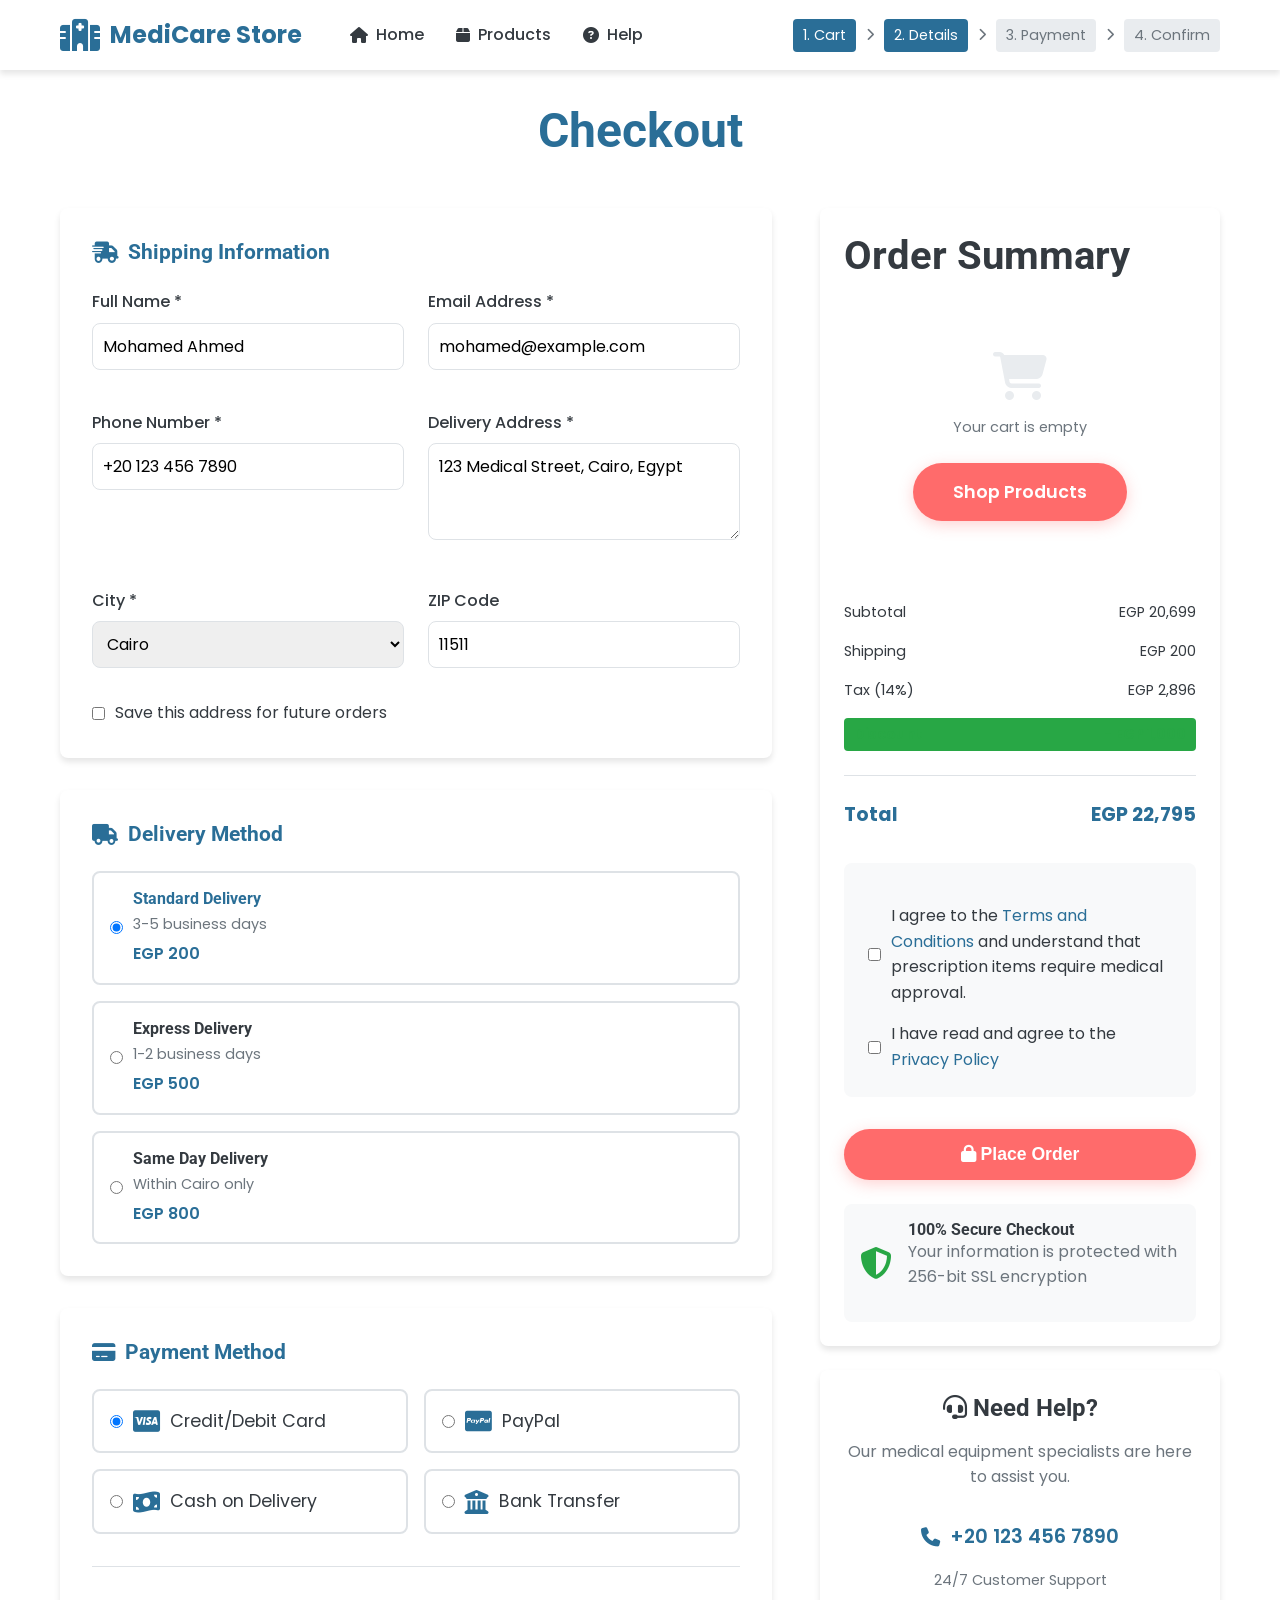
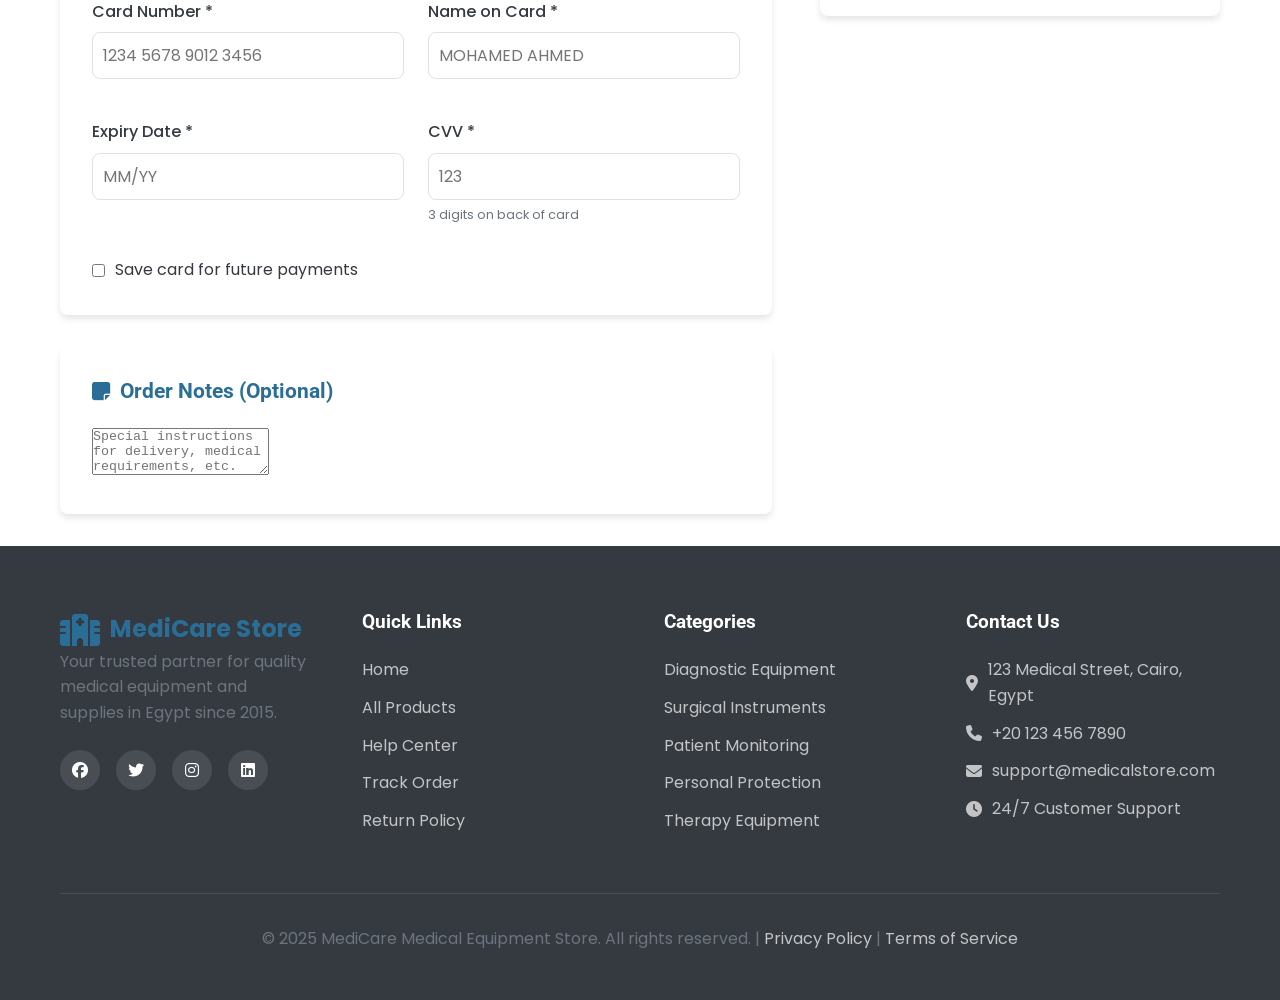
<file: SF/checkout.html>
<!DOCTYPE html>
<html lang="en">
<head>
    <meta charset="UTF-8">
    <meta name="viewport" content="width=device-width, initial-scale=1.0">
    <title>Checkout - MediCare Store</title>
    <link rel="stylesheet" href="style.css">
    <link rel="stylesheet" href="https://cdnjs.cloudflare.com/ajax/libs/font-awesome/6.4.0/css/all.min.css">
    <link href="https://fonts.googleapis.com/css2?family=Poppins:wght@300;400;500;600;700&family=Roboto:wght@300;400;500;700&display=swap" rel="stylesheet">
</head>
<body>
    <!-- Header -->
    <header class="header">
        <div class="container">
            <nav class="navbar">
                <a href="index.html" class="logo">
                    <i class="fas fa-hospital-alt"></i>
                    <span>MediCare Store</span>
                </a>
                
                <div class="nav-menu">
                    <ul class="nav-links">
                        <li><a href="index.html"><i class="fas fa-home"></i> Home</a></li>
                        <li><a href="products.html"><i class="fas fa-box"></i> Products</a></li>
                        <li><a href="help.html"><i class="fas fa-question-circle"></i> Help</a></li>
                    </ul>
                </div>
                
                <div class="nav-actions">
                    <div class="checkout-progress">
                        <span class="step active">1. Cart</span>
                        <i class="fas fa-chevron-right"></i>
                        <span class="step active">2. Details</span>
                        <i class="fas fa-chevron-right"></i>
                        <span class="step">3. Payment</span>
                        <i class="fas fa-chevron-right"></i>
                        <span class="step">4. Confirm</span>
                    </div>
                </div>
            </nav>
        </div>
    </header>

    <!-- Checkout Section -->
    <section class="checkout-section">
        <div class="container">
            <h1 class="page-title">Checkout</h1>
            
            <div class="checkout-layout">
                <!-- Left Column - Forms -->
                <div class="checkout-forms">
                    <!-- Shipping Information -->
                    <div class="checkout-form-section">
                        <h2><i class="fas fa-shipping-fast"></i> Shipping Information</h2>
                        
                        <div class="form-grid">
                            <div class="form-group">
                                <label for="fullName">Full Name *</label>
                                <input type="text" id="fullName" value="Mohamed Ahmed" required>
                            </div>
                            
                            <div class="form-group">
                                <label for="email">Email Address *</label>
                                <input type="email" id="email" value="mohamed@example.com" required>
                            </div>
                            
                            <div class="form-group">
                                <label for="phone">Phone Number *</label>
                                <input type="tel" id="phone" value="+20 123 456 7890" required>
                            </div>
                            
                            <div class="form-group">
                                <label for="address">Delivery Address *</label>
                                <textarea id="address" rows="3" required>123 Medical Street, Cairo, Egypt</textarea>
                            </div>
                            
                            <div class="form-group">
                                <label for="city">City *</label>
                                <select id="city" required>
                                    <option value="">Select City</option>
                                    <option value="cairo" selected>Cairo</option>
                                    <option value="alexandria">Alexandria</option>
                                    <option value="giza">Giza</option>
                                    <option value="sharqia">Sharqia</option>
                                    <option value="dakahlia">Dakahlia</option>
                                </select>
                            </div>
                            
                            <div class="form-group">
                                <label for="zip">ZIP Code</label>
                                <input type="text" id="zip" value="11511">
                            </div>
                        </div>
                        
                        <div class="form-check">
                            <input type="checkbox" id="saveAddress">
                            <label for="saveAddress">Save this address for future orders</label>
                        </div>
                    </div>
                    
                    <!-- Delivery Method -->
                    <div class="checkout-form-section">
                        <h2><i class="fas fa-truck"></i> Delivery Method</h2>
                        
                        <div class="delivery-options">
                            <label class="delivery-option">
                                <input type="radio" name="delivery" checked>
                                <div class="option-content">
                                    <h4>Standard Delivery</h4>
                                    <p>3-5 business days</p>
                                    <span class="price">EGP 200</span>
                                </div>
                            </label>
                            
                            <label class="delivery-option">
                                <input type="radio" name="delivery">
                                <div class="option-content">
                                    <h4>Express Delivery</h4>
                                    <p>1-2 business days</p>
                                    <span class="price">EGP 500</span>
                                </div>
                            </label>
                            
                            <label class="delivery-option">
                                <input type="radio" name="delivery">
                                <div class="option-content">
                                    <h4>Same Day Delivery</h4>
                                    <p>Within Cairo only</p>
                                    <span class="price">EGP 800</span>
                                </div>
                            </label>
                        </div>
                    </div>
                    
                    <!-- Payment Method -->
                    <div class="checkout-form-section">
                        <h2><i class="fas fa-credit-card"></i> Payment Method</h2>
                        
                        <div class="payment-options">
                            <label class="payment-option">
                                <input type="radio" name="payment" checked>
                                <div class="option-content">
                                    <i class="fab fa-cc-visa"></i>
                                    <span>Credit/Debit Card</span>
                                </div>
                            </label>
                            
                            <label class="payment-option">
                                <input type="radio" name="payment">
                                <div class="option-content">
                                    <i class="fab fa-cc-paypal"></i>
                                    <span>PayPal</span>
                                </div>
                            </label>
                            
                            <label class="payment-option">
                                <input type="radio" name="payment">
                                <div class="option-content">
                                    <i class="fas fa-money-bill-wave"></i>
                                    <span>Cash on Delivery</span>
                                </div>
                            </label>
                            
                            <label class="payment-option">
                                <input type="radio" name="payment">
                                <div class="option-content">
                                    <i class="fas fa-university"></i>
                                    <span>Bank Transfer</span>
                                </div>
                            </label>
                        </div>
                        
                        <!-- Card Details (shown when credit card is selected) -->
                        <div class="card-details" id="cardDetails">
                            <div class="form-grid">
                                <div class="form-group">
                                    <label for="cardNumber">Card Number *</label>
                                    <input type="text" id="cardNumber" placeholder="1234 5678 9012 3456" maxlength="19">
                                </div>
                                
                                <div class="form-group">
                                    <label for="cardName">Name on Card *</label>
                                    <input type="text" id="cardName" placeholder="MOHAMED AHMED">
                                </div>
                                
                                <div class="form-group">
                                    <label for="expiryDate">Expiry Date *</label>
                                    <input type="text" id="expiryDate" placeholder="MM/YY" maxlength="5">
                                </div>
                                
                                <div class="form-group">
                                    <label for="cvv">CVV *</label>
                                    <input type="text" id="cvv" placeholder="123" maxlength="3">
                                    <small class="help-text">3 digits on back of card</small>
                                </div>
                            </div>
                            
                            <div class="form-check">
                                <input type="checkbox" id="saveCard">
                                <label for="saveCard">Save card for future payments</label>
                            </div>
                        </div>
                    </div>
                    
                    <!-- Order Notes -->
                    <div class="checkout-form-section">
                        <h2><i class="fas fa-sticky-note"></i> Order Notes (Optional)</h2>
                        <textarea id="orderNotes" rows="3" placeholder="Special instructions for delivery, medical requirements, etc."></textarea>
                    </div>
                </div>
                
                <!-- Right Column - Order Summary -->
                <div class="order-summary">
                    <div class="summary-card">
                        <h2>Order Summary</h2>
                        
                        <div class="order-items">
                            <div class="order-item">
                                <div class="item-info">
                                    <h4>Digital Blood Pressure Monitor</h4>
                                    <span>Qty: 1</span>
                                </div>
                                <div class="item-price">EGP 1,299</div>
                            </div>
                            
                            <div class="order-item">
                                <div class="item-info">
                                    <h4>Infrared Digital Thermometer</h4>
                                    <span>Qty: 2</span>
                                </div>
                                <div class="item-price">EGP 900</div>
                            </div>
                            
                            <div class="order-item">
                                <div class="item-info">
                                    <h4>Portable Oxygen Concentrator</h4>
                                    <span>Qty: 1 <small>(Prescription Required)</small></span>
                                </div>
                                <div class="item-price">EGP 18,500</div>
                            </div>
                        </div>
                        
                        <div class="summary-details">
                            <div class="summary-row">
                                <span>Subtotal</span>
                                <span>EGP 20,699</span>
                            </div>
                            
                            <div class="summary-row">
                                <span>Shipping</span>
                                <span>EGP 200</span>
                            </div>
                            
                            <div class="summary-row">
                                <span>Tax (14%)</span>
                                <span>EGP 2,896</span>
                            </div>
                            
                            <div class="summary-row discount">
                                <span>Discount</span>
                                <span>- EGP 1,000</span>
                            </div>
                            
                            <div class="summary-divider"></div>
                            
                            <div class="summary-row total">
                                <span>Total</span>
                                <span>EGP 22,795</span>
                            </div>
                        </div>
                        
                        <!-- Terms and Conditions -->
                        <div class="terms">
                            <div class="form-check">
                                <input type="checkbox" id="terms" required>
                                <label for="terms">
                                    I agree to the <a href="#">Terms and Conditions</a> and understand that prescription items require medical approval.
                                </label>
                            </div>
                            
                            <div class="form-check">
                                <input type="checkbox" id="privacy" required>
                                <label for="privacy">
                                    I have read and agree to the <a href="#">Privacy Policy</a>
                                </label>
                            </div>
                        </div>
                        
                        <!-- Place Order Button -->
                        <button class="btn btn-primary btn-block place-order">
                            <i class="fas fa-lock"></i> Place Order
                        </button>
                        
                        <!-- Security Guarantee -->
                        <div class="security-guarantee">
                            <i class="fas fa-shield-alt"></i>
                            <div>
                                <h4>100% Secure Checkout</h4>
                                <p>Your information is protected with 256-bit SSL encryption</p>
                            </div>
                        </div>
                    </div>
                    
                    <!-- Need Help -->
                    <div class="help-card">
                        <h3><i class="fas fa-headset"></i> Need Help?</h3>
                        <p>Our medical equipment specialists are here to assist you.</p>
                        <a href="tel:+201234567890" class="phone-link">
                            <i class="fas fa-phone"></i> +20 123 456 7890
                        </a>
                        <p class="hours">24/7 Customer Support</p>
                    </div>
                </div>
            </div>
        </div>
    </section>

    <!-- Footer -->
    <footer class="footer">
        <div class="container">
            <div class="footer-grid">
                <div class="footer-col">
                    <div class="logo">
                        <i class="fas fa-hospital-alt"></i>
                        <span>MediCare Store</span>
                    </div>
                    <p>Your trusted partner for quality medical equipment and supplies in Egypt since 2015.</p>
                    <div class="social-links">
                        <a href="#"><i class="fab fa-facebook"></i></a>
                        <a href="#"><i class="fab fa-twitter"></i></a>
                        <a href="#"><i class="fab fa-instagram"></i></a>
                        <a href="#"><i class="fab fa-linkedin"></i></a>
                    </div>
                </div>
                
                <div class="footer-col">
                    <h3>Quick Links</h3>
                    <ul>
                        <li><a href="index.html">Home</a></li>
                        <li><a href="products.html">All Products</a></li>
                        <li><a href="help.html">Help Center</a></li>
                        <li><a href="#">Track Order</a></li>
                        <li><a href="#">Return Policy</a></li>
                    </ul>
                </div>
                
                <div class="footer-col">
                    <h3>Categories</h3>
                    <ul>
                        <li><a href="#">Diagnostic Equipment</a></li>
                        <li><a href="#">Surgical Instruments</a></li>
                        <li><a href="#">Patient Monitoring</a></li>
                        <li><a href="#">Personal Protection</a></li>
                        <li><a href="#">Therapy Equipment</a></li>
                    </ul>
                </div>
                
                <div class="footer-col">
                    <h3>Contact Us</h3>
                    <ul class="contact-info">
                        <li><i class="fas fa-map-marker-alt"></i> 123 Medical Street, Cairo, Egypt</li>
                        <li><i class="fas fa-phone"></i> +20 123 456 7890</li>
                        <li><i class="fas fa-envelope"></i> support@medicalstore.com</li>
                        <li><i class="fas fa-clock"></i> 24/7 Customer Support</li>
                    </ul>
                </div>
            </div>
            
            <div class="footer-bottom">
                <p>&copy; 2025 MediCare Medical Equipment Store. All rights reserved. | <a href="#">Privacy Policy</a> | <a href="#">Terms of Service</a></p>
            </div>
        </div>
    </footer>

    <!-- Order Confirmation Modal -->
    <div class="modal" id="orderConfirmation">
        <div class="modal-content">
            <div class="modal-header">
                <h3><i class="fas fa-check-circle"></i> Order Confirmed!</h3>
            </div>
            <div class="modal-body">
                <div class="confirmation-content">
                    <div class="confirmation-icon">
                        <i class="fas fa-check-circle"></i>
                    </div>
                    
                    <h4>Thank you for your order!</h4>
                    <p>Your order has been received and is being processed.</p>
                    
                    <div class="order-details">
                        <div class="detail-row">
                            <span>Order Number:</span>
                            <strong>#MED20250001</strong>
                        </div>
                        <div class="detail-row">
                            <span>Order Date:</span>
                            <strong>December 20, 2025</strong>
                        </div>
                        <div class="detail-row">
                            <span>Total Amount:</span>
                            <strong>EGP 22,795</strong>
                        </div>
                        <div class="detail-row">
                            <span>Payment Method:</span>
                            <strong>Credit Card</strong>
                        </div>
                        <div class="detail-row">
                            <span>Estimated Delivery:</span>
                            <strong>December 23, 2025</strong>
                        </div>
                    </div>
                    
                    <div class="confirmation-actions">
                        <a href="index.html" class="btn btn-outline">Continue Shopping</a>
                        <a href="profile.html" class="btn btn-primary">View Order Details</a>
                    </div>
                    
                    <div class="confirmation-note">
                        <p><i class="fas fa-envelope"></i> A confirmation email has been sent to your email address.</p>
                        <p><i class="fas fa-phone"></i> Our team will contact you for prescription verification if required.</p>
                    </div>
                </div>
            </div>
        </div>
    </div>
    <div class="modal-overlay"></div>

    <script src="app.js"></script>
    <script src="checkout.js"></script>
</body>
</html>
</file>
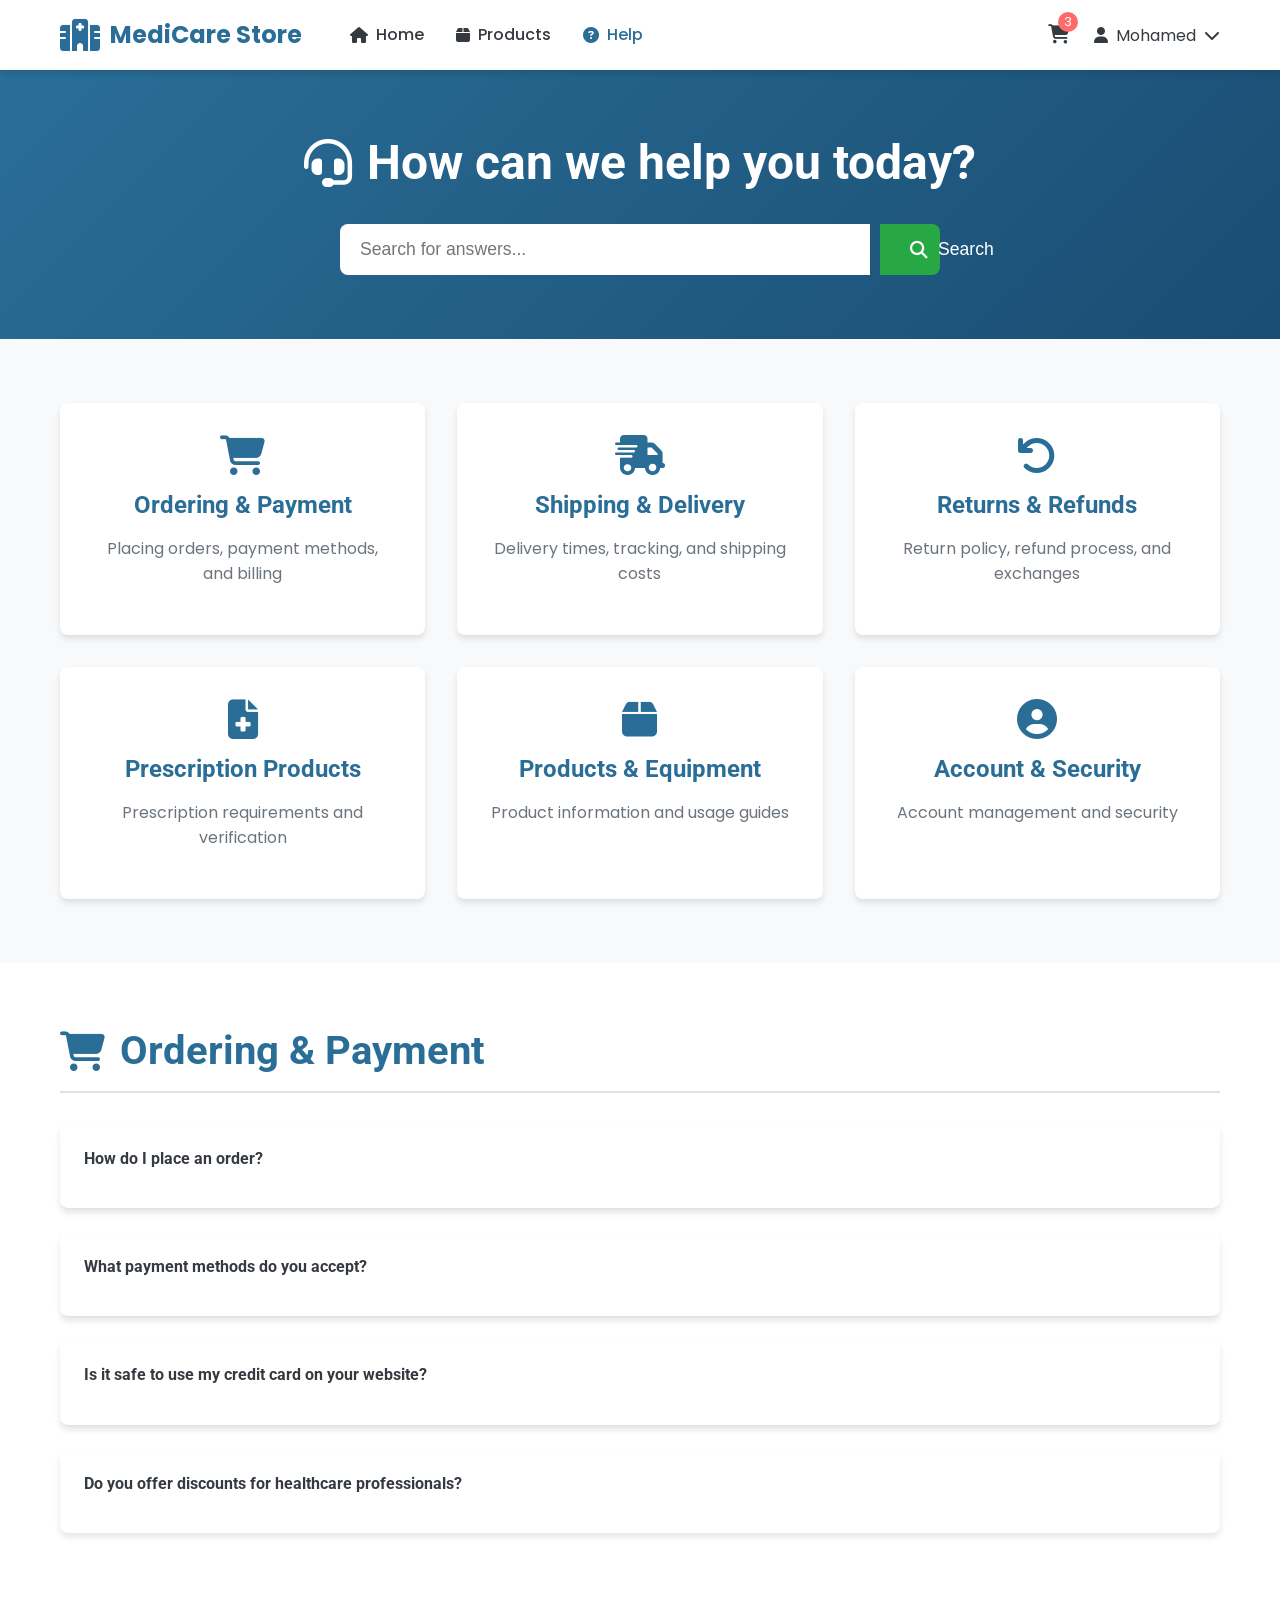
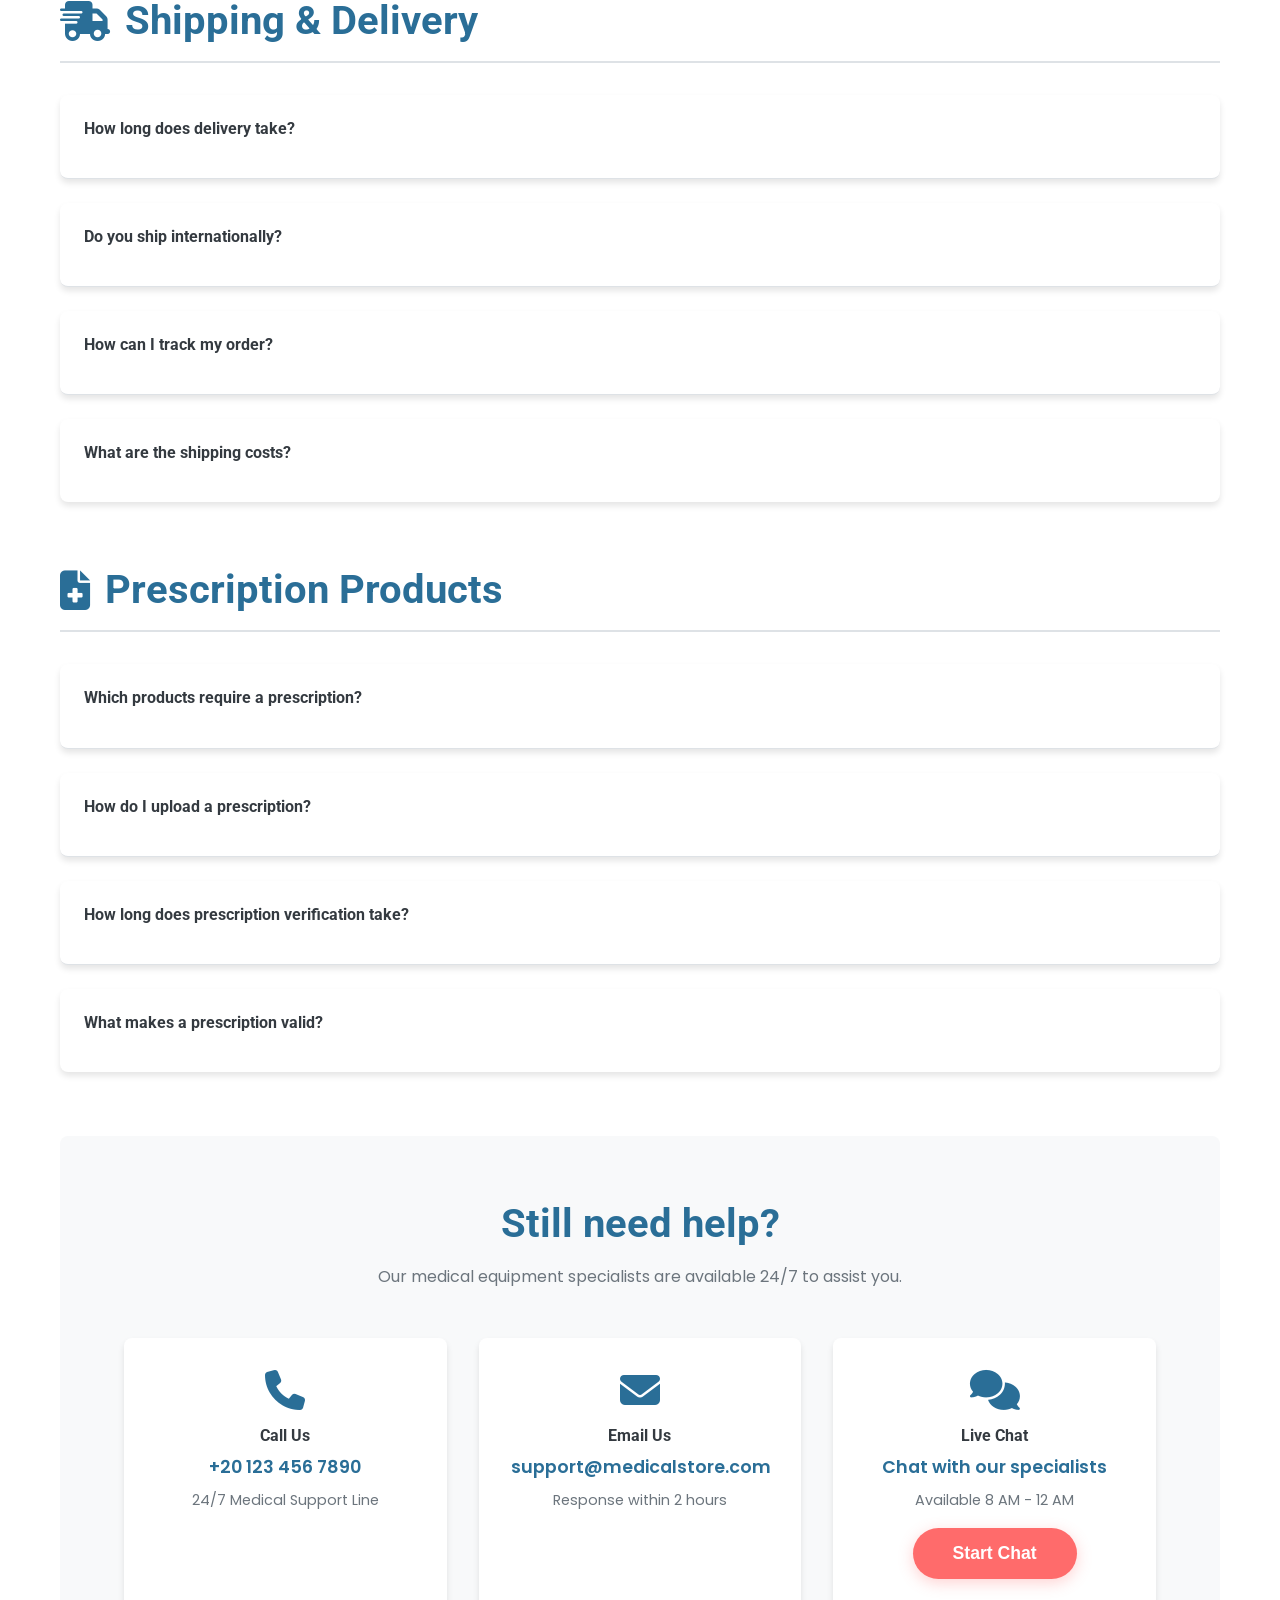
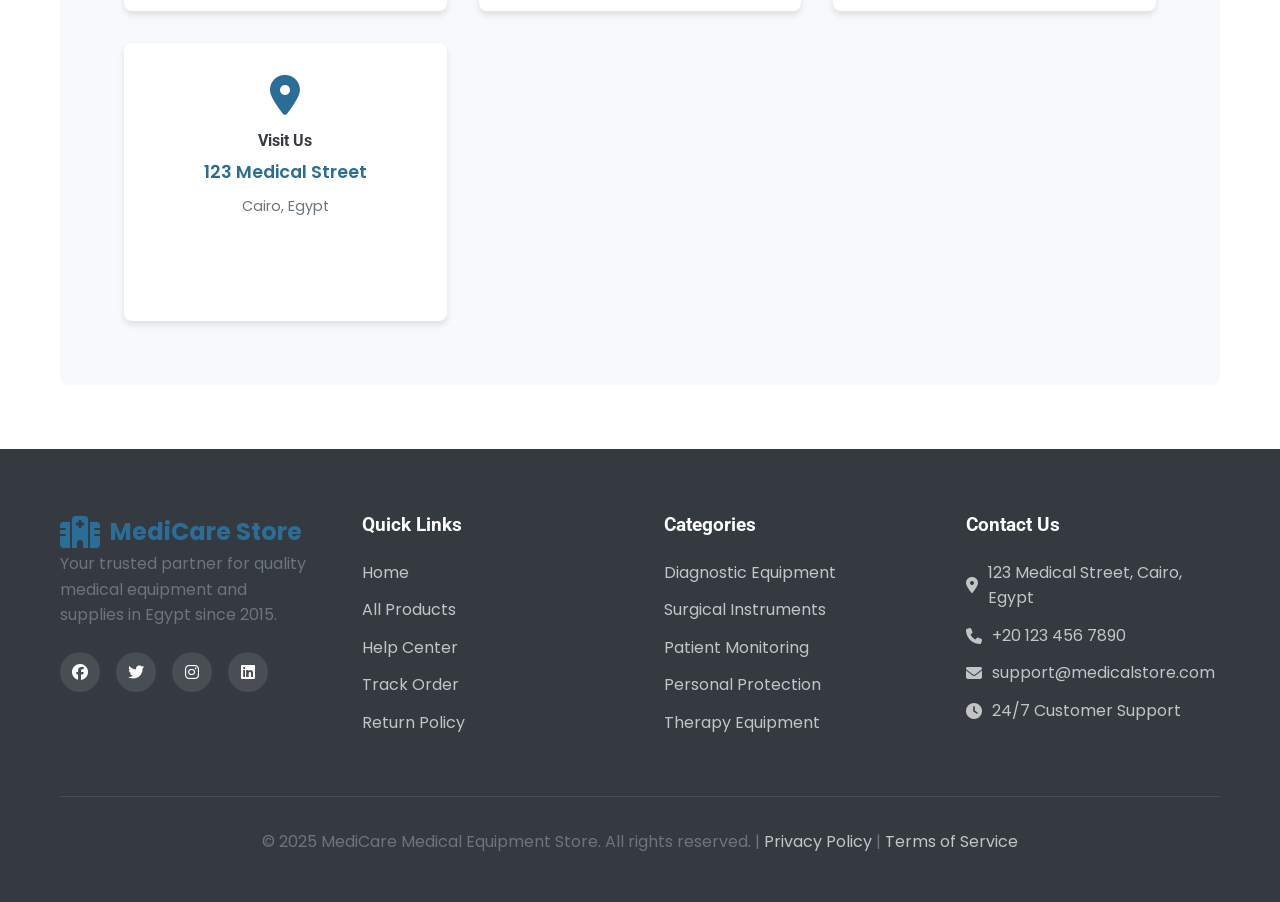
<file: SF/help.html>
<!DOCTYPE html>
<html lang="en">
<head>
    <meta charset="UTF-8">
    <meta name="viewport" content="width=device-width, initial-scale=1.0">
    <title>Help Center - MediCare Store</title>
    <link rel="stylesheet" href="style.css">
    <link rel="stylesheet" href="https://cdnjs.cloudflare.com/ajax/libs/font-awesome/6.4.0/css/all.min.css">
    <link href="https://fonts.googleapis.com/css2?family=Poppins:wght@300;400;500;600;700&family=Roboto:wght@300;400;500;700&display=swap" rel="stylesheet">
</head>
<body>
    <!-- Header -->
    <header class="header">
        <div class="container">
            <nav class="navbar">
                <a href="index.html" class="logo">
                    <i class="fas fa-hospital-alt"></i>
                    <span>MediCare Store</span>
                </a>
                
                <div class="nav-menu">
                    <ul class="nav-links">
                        <li><a href="index.html"><i class="fas fa-home"></i> Home</a></li>
                        <li><a href="products.html"><i class="fas fa-box"></i> Products</a></li>
                        <li><a href="help.html" class="active"><i class="fas fa-question-circle"></i> Help</a></li>
                    </ul>
                </div>
                
                <div class="nav-actions">
                    <a href="cart.html" class="cart-icon">
                        <i class="fas fa-shopping-cart"></i>
                        <span class="cart-count">3</span>
                    </a>
                    <div class="user-dropdown">
                        <button class="user-btn">
                            <i class="fas fa-user"></i> Mohamed
                            <i class="fas fa-chevron-down"></i>
                        </button>
                        <div class="dropdown-content">
                            <a href="profile.html"><i class="fas fa-user-circle"></i> My Profile</a>
                            <a href="#"><i class="fas fa-shopping-bag"></i> Orders</a>
                            <a href="#"><i class="fas fa-heart"></i> Wishlist</a>
                            <a href="login.html"><i class="fas fa-sign-out-alt"></i> Logout</a>
                        </div>
                    </div>
                    <button class="mobile-menu-btn">
                        <i class="fas fa-bars"></i>
                    </button>
                </div>
            </nav>
        </div>
    </header>

    <!-- Help Center Hero -->
    <section class="help-hero">
        <div class="container">
            <div class="help-hero-content">
                <h1><i class="fas fa-headset"></i> How can we help you today?</h1>
                <div class="search-box help-search">
                    <input type="text" placeholder="Search for answers...">
                    <button><i class="fas fa-search"></i> Search</button>
                </div>
            </div>
        </div>
    </section>

    <!-- Help Categories -->
    <section class="help-categories">
        <div class="container">
            <div class="categories-grid">
                <a href="#ordering" class="category-card">
                    <i class="fas fa-shopping-cart"></i>
                    <h3>Ordering & Payment</h3>
                    <p>Placing orders, payment methods, and billing</p>
                </a>
                
                <a href="#shipping" class="category-card">
                    <i class="fas fa-shipping-fast"></i>
                    <h3>Shipping & Delivery</h3>
                    <p>Delivery times, tracking, and shipping costs</p>
                </a>
                
                <a href="#returns" class="category-card">
                    <i class="fas fa-undo"></i>
                    <h3>Returns & Refunds</h3>
                    <p>Return policy, refund process, and exchanges</p>
                </a>
                
                <a href="#prescription" class="category-card">
                    <i class="fas fa-file-medical"></i>
                    <h3>Prescription Products</h3>
                    <p>Prescription requirements and verification</p>
                </a>
                
                <a href="#products" class="category-card">
                    <i class="fas fa-box"></i>
                    <h3>Products & Equipment</h3>
                    <p>Product information and usage guides</p>
                </a>
                
                <a href="#account" class="category-card">
                    <i class="fas fa-user-circle"></i>
                    <h3>Account & Security</h3>
                    <p>Account management and security</p>
                </a>
            </div>
        </div>
    </section>

    <!-- FAQ Sections -->
    <section class="faq-sections">
        <div class="container">
            <!-- Ordering & Payment -->
            <div class="faq-section" id="ordering">
                <h2><i class="fas fa-shopping-cart"></i> Ordering & Payment</h2>
                
                <div class="faq-items">
                    <div class="faq-item">
                        <h4>How do I place an order?</h4>
                        <p>Browse our medical equipment, add items to your cart, and proceed to checkout. You'll need to provide shipping information and choose a payment method.</p>
                    </div>
                    
                    <div class="faq-item">
                        <h4>What payment methods do you accept?</h4>
                        <p>We accept Visa, MasterCard, PayPal, and cash on delivery for orders within Egypt. For hospitals and clinics, we also offer invoice payment options.</p>
                    </div>
                    
                    <div class="faq-item">
                        <h4>Is it safe to use my credit card on your website?</h4>
                        <p>Yes, we use 256-bit SSL encryption to protect all payment information. We are PCI-DSS compliant and never store your complete credit card details.</p>
                    </div>
                    
                    <div class="faq-item">
                        <h4>Do you offer discounts for healthcare professionals?</h4>
                        <p>Yes, registered doctors, nurses, and healthcare facilities receive special pricing. Contact our medical sales team for verification and pricing details.</p>
                    </div>
                </div>
            </div>
            
            <!-- Shipping & Delivery -->
            <div class="faq-section" id="shipping">
                <h2><i class="fas fa-shipping-fast"></i> Shipping & Delivery</h2>
                
                <div class="faq-items">
                    <div class="faq-item">
                        <h4>How long does delivery take?</h4>
                        <p>Cairo: 1-2 business days<br>
                           Major cities: 2-3 business days<br>
                           Other areas: 3-5 business days<br>
                           Express delivery is available for urgent medical needs.</p>
                    </div>
                    
                    <div class="faq-item">
                        <h4>Do you ship internationally?</h4>
                        <p>Currently, we only ship within Egypt. For international orders, please contact our export department at export@medicalstore.com</p>
                    </div>
                    
                    <div class="faq-item">
                        <h4>How can I track my order?</h4>
                        <p>Once your order ships, you'll receive a tracking number via email. You can also track your order from your account dashboard.</p>
                    </div>
                    
                    <div class="faq-item">
                        <h4>What are the shipping costs?</h4>
                        <p>Standard shipping: EGP 200<br>
                           Free shipping for orders over EGP 5,000<br>
                           Express delivery: Additional EGP 300<br>
                           Same-day Cairo delivery: Additional EGP 600</p>
                    </div>
                </div>
            </div>
            
            <!-- Prescription Products -->
            <div class="faq-section" id="prescription">
                <h2><i class="fas fa-file-medical"></i> Prescription Products</h2>
                
                <div class="faq-items">
                    <div class="faq-item">
                        <h4>Which products require a prescription?</h4>
                        <p>Medical devices such as oxygen concentrators, CPAP machines, certain surgical instruments, and medications require a valid doctor's prescription.</p>
                    </div>
                    
                    <div class="faq-item">
                        <h4>How do I upload a prescription?</h4>
                        <p>During checkout for prescription-required items, you'll be prompted to upload a clear photo or scan of your prescription. You can also upload prescriptions from your account dashboard.</p>
                    </div>
                    
                    <div class="faq-item">
                        <h4>How long does prescription verification take?</h4>
                        <p>Prescriptions are typically verified within 2-4 business hours during working days. For urgent medical needs, contact our medical team at +20 123 456 7890.</p>
                    </div>
                    
                    <div class="faq-item">
                        <h4>What makes a prescription valid?</h4>
                        <p>A valid prescription must include:<br>
                           - Patient name and age<br>
                           - Doctor's name, signature, and stamp<br>
                           - Date of issue (within last 6 months)<br>
                           - Clear medication/device name and dosage</p>
                    </div>
                </div>
            </div>
            
            <!-- Contact Support -->
            <div class="contact-support">
                <h2>Still need help?</h2>
                <p>Our medical equipment specialists are available 24/7 to assist you.</p>
                
                <div class="contact-options">
                    <div class="contact-option">
                        <i class="fas fa-phone"></i>
                        <h4>Call Us</h4>
                        <p>+20 123 456 7890</p>
                        <span>24/7 Medical Support Line</span>
                    </div>
                    
                    <div class="contact-option">
                        <i class="fas fa-envelope"></i>
                        <h4>Email Us</h4>
                        <p>support@medicalstore.com</p>
                        <span>Response within 2 hours</span>
                    </div>
                    
                    <div class="contact-option">
                        <i class="fas fa-comments"></i>
                        <h4>Live Chat</h4>
                        <p>Chat with our specialists</p>
                        <span>Available 8 AM - 12 AM</span>
                        <button class="btn btn-primary">Start Chat</button>
                    </div>
                    
                    <div class="contact-option">
                        <i class="fas fa-map-marker-alt"></i>
                        <h4>Visit Us</h4>
                        <p>123 Medical Street</p>
                        <span>Cairo, Egypt</span>
                        <button class="btn btn-outline">Get Directions</button>
                    </div>
                </div>
            </div>
        </div>
    </section>

    <!-- Footer -->
    <footer class="footer">
        <div class="container">
            <div class="footer-grid">
                <div class="footer-col">
                    <div class="logo">
                        <i class="fas fa-hospital-alt"></i>
                        <span>MediCare Store</span>
                    </div>
                    <p>Your trusted partner for quality medical equipment and supplies in Egypt since 2015.</p>
                    <div class="social-links">
                        <a href="#"><i class="fab fa-facebook"></i></a>
                        <a href="#"><i class="fab fa-twitter"></i></a>
                        <a href="#"><i class="fab fa-instagram"></i></a>
                        <a href="#"><i class="fab fa-linkedin"></i></a>
                    </div>
                </div>
                
                <div class="footer-col">
                    <h3>Quick Links</h3>
                    <ul>
                        <li><a href="index.html">Home</a></li>
                        <li><a href="products.html">All Products</a></li>
                        <li><a href="help.html">Help Center</a></li>
                        <li><a href="#">Track Order</a></li>
                        <li><a href="#">Return Policy</a></li>
                    </ul>
                </div>
                
                <div class="footer-col">
                    <h3>Categories</h3>
                    <ul>
                        <li><a href="#">Diagnostic Equipment</a></li>
                        <li><a href="#">Surgical Instruments</a></li>
                        <li><a href="#">Patient Monitoring</a></li>
                        <li><a href="#">Personal Protection</a></li>
                        <li><a href="#">Therapy Equipment</a></li>
                    </ul>
                </div>
                
                <div class="footer-col">
                    <h3>Contact Us</h3>
                    <ul class="contact-info">
                        <li><i class="fas fa-map-marker-alt"></i> 123 Medical Street, Cairo, Egypt</li>
                        <li><i class="fas fa-phone"></i> +20 123 456 7890</li>
                        <li><i class="fas fa-envelope"></i> support@medicalstore.com</li>
                        <li><i class="fas fa-clock"></i> 24/7 Customer Support</li>
                    </ul>
                </div>
            </div>
            
            <div class="footer-bottom">
                <p>&copy; 2025 MediCare Medical Equipment Store. All rights reserved. | <a href="#">Privacy Policy</a> | <a href="#">Terms of Service</a></p>
            </div>
        </div>
    </footer>

    <script src="app.js"></script>
    <script src="help.js"></script>
</body>
</html>
</file>
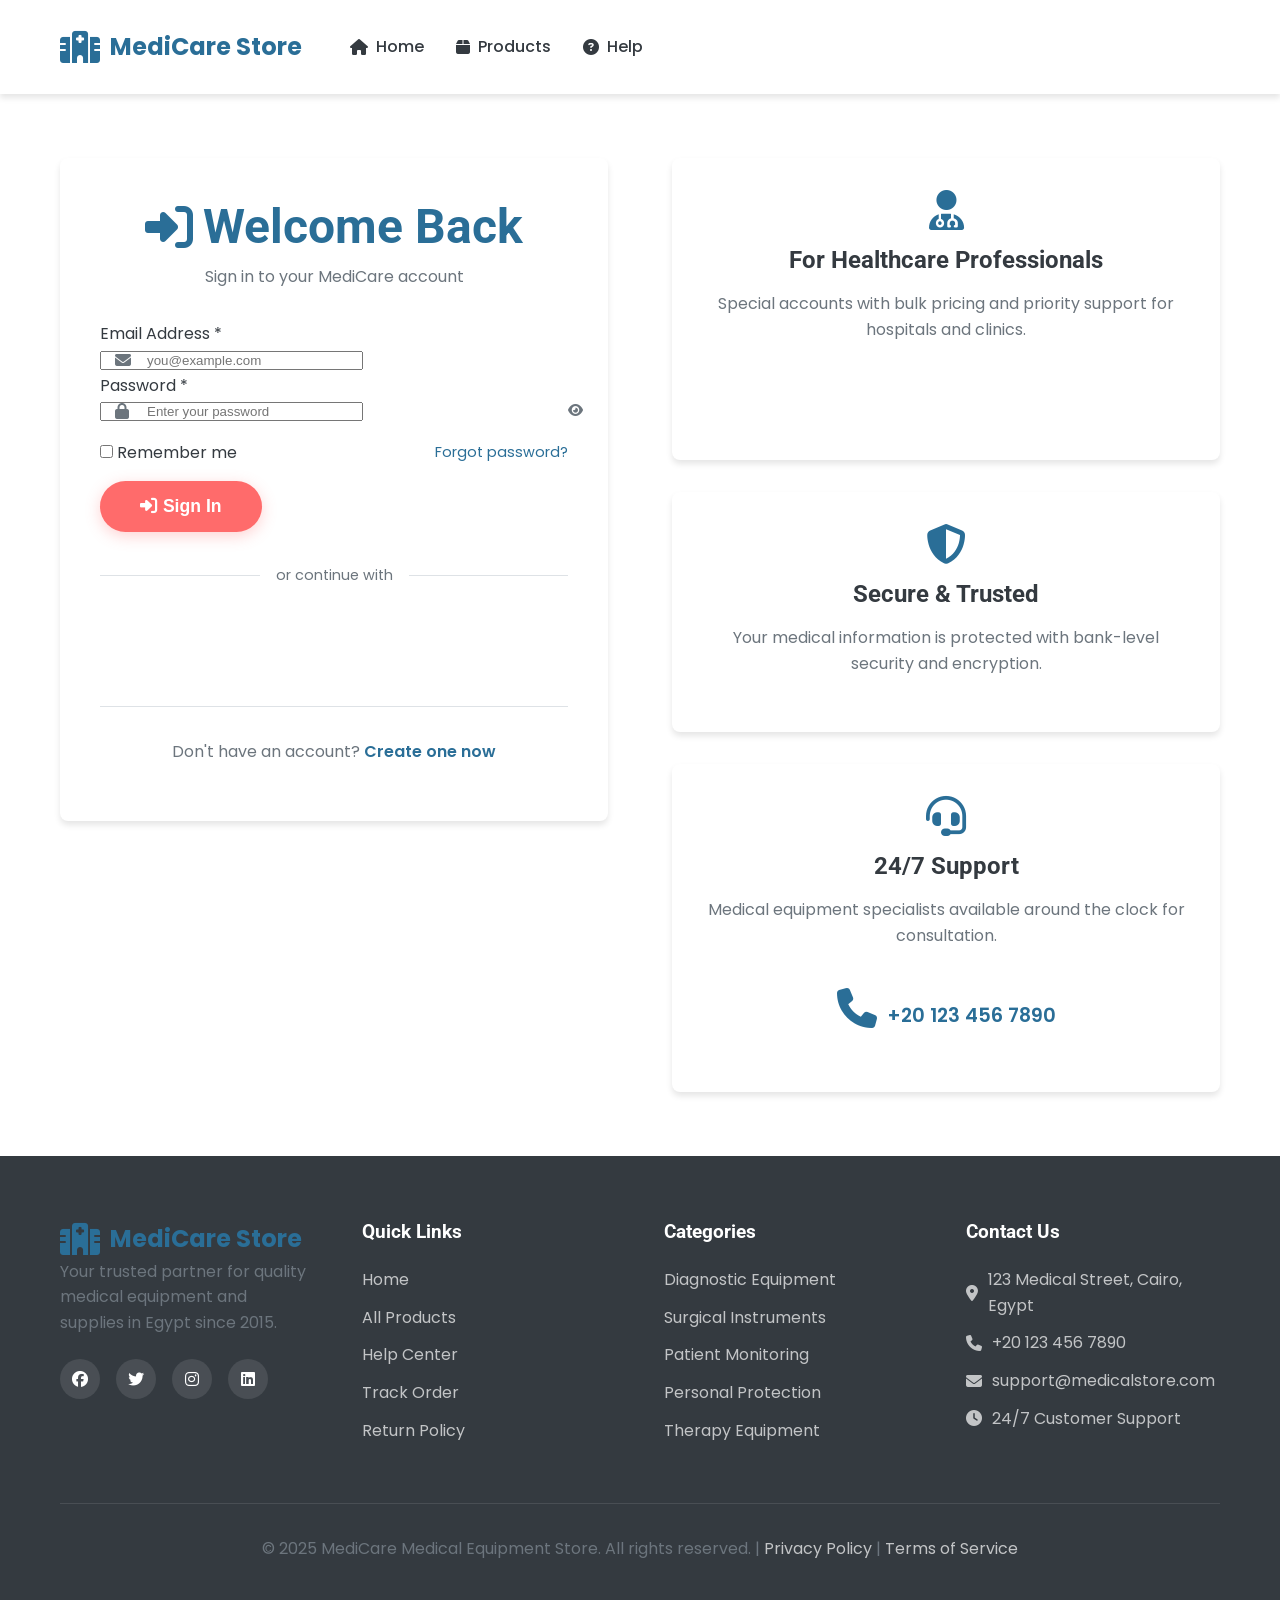
<file: SF/login.html>
<!DOCTYPE html>
<html lang="en">
<head>
    <meta charset="UTF-8">
    <meta name="viewport" content="width=device-width, initial-scale=1.0">
    <title>Login - MediCare Store</title>
    <link rel="stylesheet" href="style.css">
    <link rel="stylesheet" href="https://cdnjs.cloudflare.com/ajax/libs/font-awesome/6.4.0/css/all.min.css">
    <link href="https://fonts.googleapis.com/css2?family=Poppins:wght@300;400;500;600;700&family=Roboto:wght@300;400;500;700&display=swap" rel="stylesheet">
</head>
<body>
    <!-- Header -->
    <header class="header">
        <div class="container">
            <nav class="navbar">
                <a href="index.html" class="logo">
                    <i class="fas fa-hospital-alt"></i>
                    <span>MediCare Store</span>
                </a>
                
                <div class="nav-menu">
                    <ul class="nav-links">
                        <li><a href="index.html"><i class="fas fa-home"></i> Home</a></li>
                        <li><a href="products.html"><i class="fas fa-box"></i> Products</a></li>
                        <li><a href="help.html"><i class="fas fa-question-circle"></i> Help</a></li>
                    </ul>
                </div>
                
                <div class="nav-actions">
                    <a href="register.html" class="btn btn-outline">Create Account</a>
                    <button class="mobile-menu-btn">
                        <i class="fas fa-bars"></i>
                    </button>
                </div>
            </nav>
        </div>
    </header>

    <!-- Login Section -->
    <section class="auth-section">
        <div class="container">
            <div class="auth-container">
                <div class="auth-card">
                    <div class="auth-header">
                        <h1><i class="fas fa-sign-in-alt"></i> Welcome Back</h1>
                        <p>Sign in to your MediCare account</p>
                    </div>
                    
                    <form class="auth-form" id="loginForm">
                        <div class="form-group">
                            <label for="email">Email Address *</label>
                            <div class="input-with-icon">
                                <i class="fas fa-envelope"></i>
                                <input type="email" id="email" placeholder="you@example.com" required>
                            </div>
                        </div>
                        
                        <div class="form-group">
                            <label for="password">Password *</label>
                            <div class="input-with-icon">
                                <i class="fas fa-lock"></i>
                                <input type="password" id="password" placeholder="Enter your password" required>
                                <button type="button" class="toggle-password" id="togglePassword">
                                    <i class="fas fa-eye"></i>
                                </button>
                            </div>
                        </div>
                        
                        <div class="form-options">
                            <div class="form-check">
                                <input type="checkbox" id="remember">
                                <label for="remember">Remember me</label>
                            </div>
                            <a href="#" class="forgot-password">Forgot password?</a>
                        </div>
                        
                        <button type="submit" class="btn btn-primary btn-block">
                            <i class="fas fa-sign-in-alt"></i> Sign In
                        </button>
                        
                        <div class="auth-divider">
                            <span>or continue with</span>
                        </div>
                        
                        <div class="social-login">
                            <button type="button" class="btn btn-outline btn-social">
                                <i class="fab fa-google"></i> Google
                            </button>
                            <button type="button" class="btn btn-outline btn-social">
                                <i class="fab fa-facebook"></i> Facebook
                            </button>
                        </div>
                        
                        <div class="auth-footer">
                            <p>Don't have an account? <a href="register.html">Create one now</a></p>
                        </div>
                    </form>
                </div>
                
                <div class="auth-info">
                    <div class="info-card">
                        <i class="fas fa-user-md"></i>
                        <h3>For Healthcare Professionals</h3>
                        <p>Special accounts with bulk pricing and priority support for hospitals and clinics.</p>
                        <a href="#" class="btn btn-outline">Learn More</a>
                    </div>
                    
                    <div class="info-card">
                        <i class="fas fa-shield-alt"></i>
                        <h3>Secure & Trusted</h3>
                        <p>Your medical information is protected with bank-level security and encryption.</p>
                    </div>
                    
                    <div class="info-card">
                        <i class="fas fa-headset"></i>
                        <h3>24/7 Support</h3>
                        <p>Medical equipment specialists available around the clock for consultation.</p>
                        <a href="tel:+201234567890" class="phone-link">
                            <i class="fas fa-phone"></i> +20 123 456 7890
                        </a>
                    </div>
                </div>
            </div>
        </div>
    </section>

    <!-- Footer -->
    <footer class="footer">
        <div class="container">
            <div class="footer-grid">
                <div class="footer-col">
                    <div class="logo">
                        <i class="fas fa-hospital-alt"></i>
                        <span>MediCare Store</span>
                    </div>
                    <p>Your trusted partner for quality medical equipment and supplies in Egypt since 2015.</p>
                    <div class="social-links">
                        <a href="#"><i class="fab fa-facebook"></i></a>
                        <a href="#"><i class="fab fa-twitter"></i></a>
                        <a href="#"><i class="fab fa-instagram"></i></a>
                        <a href="#"><i class="fab fa-linkedin"></i></a>
                    </div>
                </div>
                
                <div class="footer-col">
                    <h3>Quick Links</h3>
                    <ul>
                        <li><a href="index.html">Home</a></li>
                        <li><a href="products.html">All Products</a></li>
                        <li><a href="help.html">Help Center</a></li>
                        <li><a href="#">Track Order</a></li>
                        <li><a href="#">Return Policy</a></li>
                    </ul>
                </div>
                
                <div class="footer-col">
                    <h3>Categories</h3>
                    <ul>
                        <li><a href="#">Diagnostic Equipment</a></li>
                        <li><a href="#">Surgical Instruments</a></li>
                        <li><a href="#">Patient Monitoring</a></li>
                        <li><a href="#">Personal Protection</a></li>
                        <li><a href="#">Therapy Equipment</a></li>
                    </ul>
                </div>
                
                <div class="footer-col">
                    <h3>Contact Us</h3>
                    <ul class="contact-info">
                        <li><i class="fas fa-map-marker-alt"></i> 123 Medical Street, Cairo, Egypt</li>
                        <li><i class="fas fa-phone"></i> +20 123 456 7890</li>
                        <li><i class="fas fa-envelope"></i> support@medicalstore.com</li>
                        <li><i class="fas fa-clock"></i> 24/7 Customer Support</li>
                    </ul>
                </div>
            </div>
            
            <div class="footer-bottom">
                <p>&copy; 2025 MediCare Medical Equipment Store. All rights reserved. | <a href="#">Privacy Policy</a> | <a href="#">Terms of Service</a></p>
            </div>
        </div>
    </footer>

    <script src="auth.js"></script>
</body>
</html>
</file>
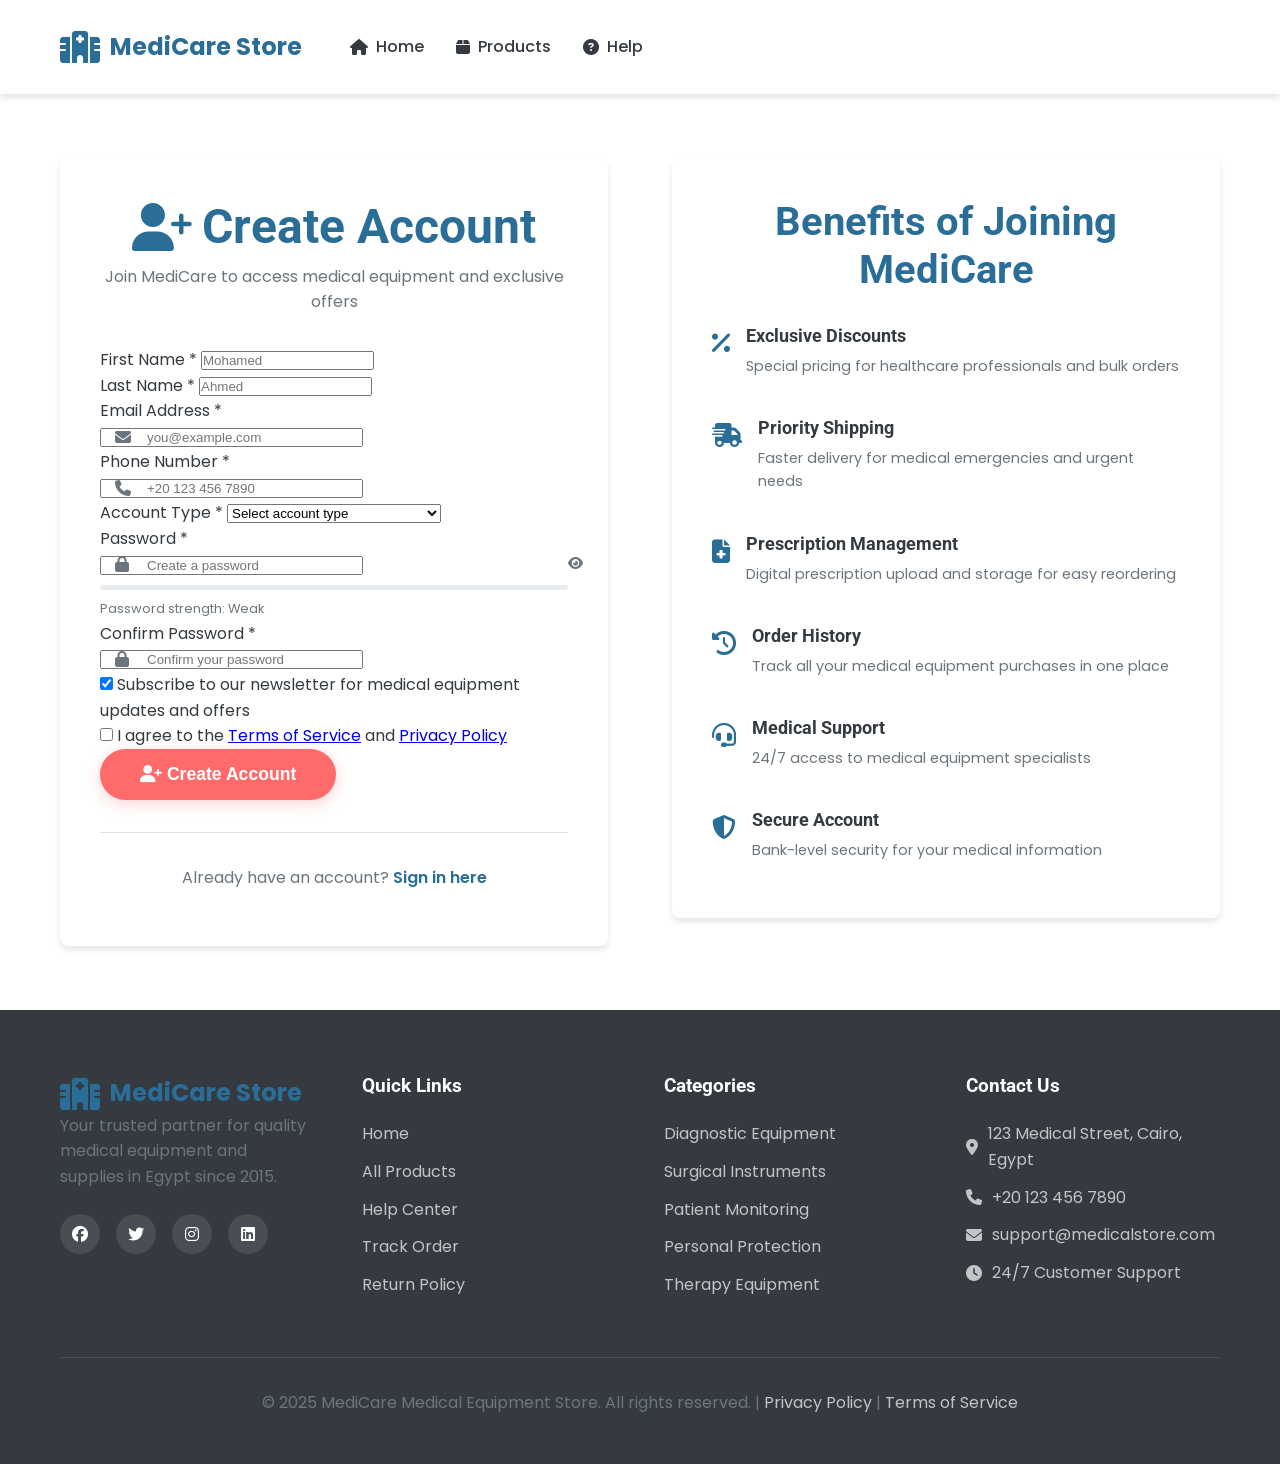
<file: SF/register.html>
<!DOCTYPE html>
<html lang="en">
<head>
    <meta charset="UTF-8">
    <meta name="viewport" content="width=device-width, initial-scale=1.0">
    <title>Register - MediCare Store</title>
    <link rel="stylesheet" href="style.css">
    <link rel="stylesheet" href="https://cdnjs.cloudflare.com/ajax/libs/font-awesome/6.4.0/css/all.min.css">
    <link href="https://fonts.googleapis.com/css2?family=Poppins:wght@300;400;500;600;700&family=Roboto:wght@300;400;500;700&display=swap" rel="stylesheet">
</head>
<body>
    <!-- Header -->
    <header class="header">
        <div class="container">
            <nav class="navbar">
                <a href="index.html" class="logo">
                    <i class="fas fa-hospital-alt"></i>
                    <span>MediCare Store</span>
                </a>
                
                <div class="nav-menu">
                    <ul class="nav-links">
                        <li><a href="index.html"><i class="fas fa-home"></i> Home</a></li>
                        <li><a href="products.html"><i class="fas fa-box"></i> Products</a></li>
                        <li><a href="help.html"><i class="fas fa-question-circle"></i> Help</a></li>
                    </ul>
                </div>
                
                <div class="nav-actions">
                    <a href="login.html" class="btn btn-outline">Sign In</a>
                    <button class="mobile-menu-btn">
                        <i class="fas fa-bars"></i>
                    </button>
                </div>
            </nav>
        </div>
    </header>

    <!-- Registration Section -->
    <section class="auth-section">
        <div class="container">
            <div class="auth-container">
                <div class="auth-card">
                    <div class="auth-header">
                        <h1><i class="fas fa-user-plus"></i> Create Account</h1>
                        <p>Join MediCare to access medical equipment and exclusive offers</p>
                    </div>
                    
                    <form class="auth-form" id="registerForm">
                        <div class="form-grid">
                            <div class="form-group">
                                <label for="firstName">First Name *</label>
                                <input type="text" id="firstName" placeholder="Mohamed" required>
                            </div>
                            
                            <div class="form-group">
                                <label for="lastName">Last Name *</label>
                                <input type="text" id="lastName" placeholder="Ahmed" required>
                            </div>
                        </div>
                        
                        <div class="form-group">
                            <label for="email">Email Address *</label>
                            <div class="input-with-icon">
                                <i class="fas fa-envelope"></i>
                                <input type="email" id="email" placeholder="you@example.com" required>
                            </div>
                        </div>
                        
                        <div class="form-group">
                            <label for="phone">Phone Number *</label>
                            <div class="input-with-icon">
                                <i class="fas fa-phone"></i>
                                <input type="tel" id="phone" placeholder="+20 123 456 7890" required>
                            </div>
                        </div>
                        
                        <div class="form-group">
                            <label for="userType">Account Type *</label>
                            <select id="userType" required>
                                <option value="">Select account type</option>
                                <option value="individual">Individual Customer</option>
                                <option value="doctor">Doctor / Healthcare Professional</option>
                                <option value="hospital">Hospital / Clinic</option>
                                <option value="pharmacy">Pharmacy</option>
                            </select>
                        </div>
                        
                        <div class="form-group" id="medicalLicenseGroup" style="display: none;">
                            <label for="medicalLicense">Medical License Number</label>
                            <input type="text" id="medicalLicense" placeholder="Enter license number">
                            <small class="help-text">Required for healthcare professionals</small>
                        </div>
                        
                        <div class="form-group">
                            <label for="password">Password *</label>
                            <div class="input-with-icon">
                                <i class="fas fa-lock"></i>
                                <input type="password" id="password" placeholder="Create a password" required>
                                <button type="button" class="toggle-password">
                                    <i class="fas fa-eye"></i>
                                </button>
                            </div>
                            <div class="password-strength">
                                <div class="strength-bar"></div>
                                <span class="strength-text">Password strength: Weak</span>
                            </div>
                        </div>
                        
                        <div class="form-group">
                            <label for="confirmPassword">Confirm Password *</label>
                            <div class="input-with-icon">
                                <i class="fas fa-lock"></i>
                                <input type="password" id="confirmPassword" placeholder="Confirm your password" required>
                            </div>
                        </div>
                        
                        <div class="form-check">
                            <input type="checkbox" id="newsletter" checked>
                            <label for="newsletter">Subscribe to our newsletter for medical equipment updates and offers</label>
                        </div>
                        
                        <div class="form-check">
                            <input type="checkbox" id="terms" required>
                            <label for="terms">
                                I agree to the <a href="#">Terms of Service</a> and <a href="#">Privacy Policy</a>
                            </label>
                        </div>
                        
                        <button type="submit" class="btn btn-primary btn-block">
                            <i class="fas fa-user-plus"></i> Create Account
                        </button>
                        
                        <div class="auth-footer">
                            <p>Already have an account? <a href="login.html">Sign in here</a></p>
                        </div>
                    </form>
                </div>
                
                <div class="auth-benefits">
                    <h2>Benefits of Joining MediCare</h2>
                    
                    <div class="benefits-list">
                        <div class="benefit-item">
                            <i class="fas fa-percentage"></i>
                            <div>
                                <h3>Exclusive Discounts</h3>
                                <p>Special pricing for healthcare professionals and bulk orders</p>
                            </div>
                        </div>
                        
                        <div class="benefit-item">
                            <i class="fas fa-shipping-fast"></i>
                            <div>
                                <h3>Priority Shipping</h3>
                                <p>Faster delivery for medical emergencies and urgent needs</p>
                            </div>
                        </div>
                        
                        <div class="benefit-item">
                            <i class="fas fa-file-medical"></i>
                            <div>
                                <h3>Prescription Management</h3>
                                <p>Digital prescription upload and storage for easy reordering</p>
                            </div>
                        </div>
                        
                        <div class="benefit-item">
                            <i class="fas fa-history"></i>
                            <div>
                                <h3>Order History</h3>
                                <p>Track all your medical equipment purchases in one place</p>
                            </div>
                        </div>
                        
                        <div class="benefit-item">
                            <i class="fas fa-headset"></i>
                            <div>
                                <h3>Medical Support</h3>
                                <p>24/7 access to medical equipment specialists</p>
                            </div>
                        </div>
                        
                        <div class="benefit-item">
                            <i class="fas fa-shield-alt"></i>
                            <div>
                                <h3>Secure Account</h3>
                                <p>Bank-level security for your medical information</p>
                            </div>
                        </div>
                    </div>
                </div>
            </div>
        </div>
    </section>

    <!-- Registration Success Modal -->
    <div class="modal" id="registrationSuccess">
        <div class="modal-content">
            <div class="modal-body">
                <div class="success-content">
                    <div class="success-icon">
                        <i class="fas fa-check-circle"></i>
                    </div>
                    
                    <h3>Registration Successful!</h3>
                    <p>Welcome to MediCare Store. Your account has been created successfully.</p>
                    
                    <div class="success-details">
                        <p><i class="fas fa-envelope"></i> A verification email has been sent to your email address.</p>
                        <p><i class="fas fa-user-md"></i> Medical professional accounts require verification (1-2 business days).</p>
                    </div>
                    
                    <div class="success-actions">
                        <a href="index.html" class="btn btn-outline">Browse Products</a>
                        <a href="profile.html" class="btn btn-primary">Go to My Account</a>
                    </div>
                </div>
            </div>
        </div>
    </div>
    <div class="modal-overlay"></div>

    <!-- Footer -->
    <footer class="footer">
        <div class="container">
            <div class="footer-grid">
                <div class="footer-col">
                    <div class="logo">
                        <i class="fas fa-hospital-alt"></i>
                        <span>MediCare Store</span>
                    </div>
                    <p>Your trusted partner for quality medical equipment and supplies in Egypt since 2015.</p>
                    <div class="social-links">
                        <a href="#"><i class="fab fa-facebook"></i></a>
                        <a href="#"><i class="fab fa-twitter"></i></a>
                        <a href="#"><i class="fab fa-instagram"></i></a>
                        <a href="#"><i class="fab fa-linkedin"></i></a>
                    </div>
                </div>
                
                <div class="footer-col">
                    <h3>Quick Links</h3>
                    <ul>
                        <li><a href="index.html">Home</a></li>
                        <li><a href="products.html">All Products</a></li>
                        <li><a href="help.html">Help Center</a></li>
                        <li><a href="#">Track Order</a></li>
                        <li><a href="#">Return Policy</a></li>
                    </ul>
                </div>
                
                <div class="footer-col">
                    <h3>Categories</h3>
                    <ul>
                        <li><a href="#">Diagnostic Equipment</a></li>
                        <li><a href="#">Surgical Instruments</a></li>
                        <li><a href="#">Patient Monitoring</a></li>
                        <li><a href="#">Personal Protection</a></li>
                        <li><a href="#">Therapy Equipment</a></li>
                    </ul>
                </div>
                
                <div class="footer-col">
                    <h3>Contact Us</h3>
                    <ul class="contact-info">
                        <li><i class="fas fa-map-marker-alt"></i> 123 Medical Street, Cairo, Egypt</li>
                        <li><i class="fas fa-phone"></i> +20 123 456 7890</li>
                        <li><i class="fas fa-envelope"></i> support@medicalstore.com</li>
                        <li><i class="fas fa-clock"></i> 24/7 Customer Support</li>
                    </ul>
                </div>
            </div>
            
            <div class="footer-bottom">
                <p>&copy; 2025 MediCare Medical Equipment Store. All rights reserved. | <a href="#">Privacy Policy</a> | <a href="#">Terms of Service</a></p>
            </div>
        </div>
    </footer>

    <script src="auth.js"></script>
</body>
</html>
</file>
<file: SF/style.css>
/* Reset & Base Styles */
* {
    margin: 0;
    padding: 0;
    box-sizing: border-box;
}

:root {
    --primary: #2a6e97;
    --primary-dark: #1a4d73;
    --secondary: #28a745;
    --accent: #ff6b6b;
    --light: #f8f9fa;
    --dark: #343a40;
    --gray: #6c757d;
    --light-gray: #e9ecef;
    --border: #dee2e6;
    --shadow: 0 4px 6px rgba(0, 0, 0, 0.1);
    --radius: 8px;
}

body {
    font-family: 'Poppins', sans-serif;
    line-height: 1.6;
    color: var(--dark);
    background-color: #fff;
}

.container {
    max-width: 1200px;
    margin: 0 auto;
    padding: 0 20px;
}

/* Typography */
h1, h2, h3, h4 {
    font-family: 'Roboto', sans-serif;
    font-weight: 700;
    line-height: 1.2;
}

h1 {
    font-size: 3rem;
    margin-bottom: 1rem;
}

h2 {
    font-size: 2.5rem;
    margin-bottom: 1.5rem;
}

h3 {
    font-size: 1.5rem;
    margin-bottom: 1rem;
}

p {
    margin-bottom: 1rem;
    color: var(--gray);
}

/* Buttons */
.btn {
    display: inline-block;
    padding: 12px 28px;
    border-radius: var(--radius);
    text-decoration: none;
    font-weight: 600;
    font-size: 1rem;
    cursor: pointer;
    border: none;
    transition: all 0.3s ease;
}

.btn-primary {
    background-color: var(--primary);
    color: white;
}

.btn-primary:hover {
    background-color: var(--primary-dark);
    transform: translateY(-2px);
    box-shadow: var(--shadow);
}

.btn-secondary {
    background-color: var(--secondary);
    color: white;
}

.btn-secondary:hover {
    background-color: #218838;
    transform: translateY(-2px);
}

.btn-outline {
    background-color: transparent;
    border: 2px solid var(--primary);
    color: var(--primary);
}

.btn-outline:hover {
    background-color: var(--primary);
    color: white;
}

/* Header & Navigation */
.header {
    background-color: white;
    box-shadow: var(--shadow);
    position: sticky;
    top: 0;
    z-index: 1000;
}

.navbar {
    display: flex;
    justify-content: space-between;
    align-items: center;
    padding: 1rem 0;
}

.logo {
    display: flex;
    align-items: center;
    gap: 10px;
    font-size: 1.5rem;
    font-weight: 700;
    color: var(--primary);
    text-decoration: none;
}

.logo i {
    font-size: 2rem;
}

.nav-menu {
    flex: 1;
}

.nav-links {
    display: flex;
    list-style: none;
    gap: 2rem;
    margin-left: 3rem;
}

.nav-links a {
    text-decoration: none;
    color: var(--dark);
    font-weight: 500;
    display: flex;
    align-items: center;
    gap: 8px;
    transition: color 0.3s ease;
}

.nav-links a:hover,
.nav-links a.active {
    color: var(--primary);
}

.nav-actions {
    display: flex;
    align-items: center;
    gap: 1.5rem;
}

.cart-icon {
    position: relative;
    font-size: 1.2rem;
    color: var(--dark);
    text-decoration: none;
}

.cart-count {
    position: absolute;
    top: -8px;
    right: -8px;
    background-color: var(--accent);
    color: white;
    font-size: 0.8rem;
    width: 20px;
    height: 20px;
    border-radius: 50%;
    display: flex;
    align-items: center;
    justify-content: center;
}

.user-dropdown {
    position: relative;
}

.user-btn {
    display: flex;
    align-items: center;
    gap: 8px;
    background: none;
    border: none;
    font-family: inherit;
    font-size: 1rem;
    cursor: pointer;
    color: var(--dark);
}

.dropdown-content {
    position: absolute;
    top: 100%;
    right: 0;
    background-color: white;
    min-width: 200px;
    box-shadow: var(--shadow);
    border-radius: var(--radius);
    padding: 0.5rem 0;
    opacity: 0;
    visibility: hidden;
    transform: translateY(-10px);
    transition: all 0.3s ease;
    z-index: 1000;
}

.user-dropdown:hover .dropdown-content {
    opacity: 1;
    visibility: visible;
    transform: translateY(0);
}

.dropdown-content a {
    display: flex;
    align-items: center;
    gap: 10px;
    padding: 0.75rem 1rem;
    text-decoration: none;
    color: var(--dark);
    transition: background-color 0.3s ease;
}

.dropdown-content a:hover {
    background-color: var(--light-gray);
}

.mobile-menu-btn {
    display: none;
    background: none;
    border: none;
    font-size: 1.5rem;
    cursor: pointer;
    color: var(--dark);
}

/* Hero Section */
.hero {
    background: linear-gradient(135deg, #f8f9fa 0%, #e9ecef 100%);
    padding: 5rem 0;
}

.hero .container {
    display: flex;
    align-items: center;
    gap: 4rem;
}

.hero-content {
    flex: 1;
}

.hero-content h1 {
    color: var(--primary);
    margin-bottom: 1.5rem;
}

.hero-content p {
    font-size: 1.2rem;
    margin-bottom: 2rem;
    color: var(--gray);
}

.hero-buttons {
    display: flex;
    gap: 1rem;
}

.hero-image {
    flex: 1;
}

.hero-image img {
    width: 100%;
    border-radius: var(--radius);
    box-shadow: var(--shadow);
}

/* Features */
.features {
    padding: 4rem 0;
}

.features-grid {
    display: grid;
    grid-template-columns: repeat(auto-fit, minmax(250px, 1fr));
    gap: 2rem;
}

.feature-card {
    text-align: center;
    padding: 2rem;
    border-radius: var(--radius);
    background-color: white;
    box-shadow: var(--shadow);
    transition: transform 0.3s ease;
}

.feature-card:hover {
    transform: translateY(-5px);
}

.feature-card i {
    font-size: 3rem;
    color: var(--primary);
    margin-bottom: 1rem;
}

.feature-card h3 {
    margin-bottom: 0.5rem;
}

/* Categories */
.categories {
    padding: 4rem 0;
    background-color: var(--light);
}

.section-title {
    text-align: center;
    color: var(--primary);
    margin-bottom: 3rem;
}

.categories-grid {
    display: grid;
    grid-template-columns: repeat(auto-fit, minmax(300px, 1fr));
    gap: 2rem;
}

.category-card {
    background-color: white;
    padding: 2rem;
    border-radius: var(--radius);
    box-shadow: var(--shadow);
    text-decoration: none;
    color: inherit;
    transition: all 0.3s ease;
    text-align: center;
}

.category-card:hover {
    transform: translateY(-5px);
    box-shadow: 0 10px 20px rgba(0, 0, 0, 0.1);
}

.category-icon {
    width: 80px;
    height: 80px;
    background-color: var(--light-gray);
    border-radius: 50%;
    display: flex;
    align-items: center;
    justify-content: center;
    margin: 0 auto 1.5rem;
}

.category-icon i {
    font-size: 2.5rem;
    color: var(--primary);
}

.category-card h3 {
    margin-bottom: 0.5rem;
}

.category-card p {
    color: var(--gray);
    margin-bottom: 1rem;
}

.product-count {
    display: inline-block;
    background-color: var(--primary);
    color: white;
    padding: 0.25rem 1rem;
    border-radius: 20px;
    font-size: 0.9rem;
}

/* Products */
.featured-products {
    padding: 4rem 0;
}

.section-header {
    display: flex;
    justify-content: space-between;
    align-items: center;
    margin-bottom: 2rem;
}

.view-all {
    color: var(--primary);
    text-decoration: none;
    font-weight: 600;
    display: flex;
    align-items: center;
    gap: 5px;
}

.products-grid {
    display: grid;
    grid-template-columns: repeat(auto-fill, minmax(280px, 1fr));
    gap: 2rem;
}

.product-card {
    background-color: white;
    border-radius: var(--radius);
    overflow: hidden;
    box-shadow: var(--shadow);
    transition: transform 0.3s ease;
}

.product-card:hover {
    transform: translateY(-5px);
}

.product-badge {
    position: absolute;
    top: 10px;
    left: 10px;
    padding: 5px 10px;
    background-color: var(--accent);
    color: white;
    font-size: 0.8rem;
    font-weight: 600;
    border-radius: 4px;
    z-index: 1;
}

.product-badge.prescription {
    background-color: var(--secondary);
}

.product-image {
    position: relative;
    height: 200px;
    overflow: hidden;
}

.product-image img {
    width: 100%;
    height: 100%;
    object-fit: cover;
    transition: transform 0.3s ease;
}

.product-card:hover .product-image img {
    transform: scale(1.05);
}

.wishlist-btn {
    position: absolute;
    top: 10px;
    right: 10px;
    background-color: white;
    border: none;
    width: 36px;
    height: 36px;
    border-radius: 50%;
    display: flex;
    align-items: center;
    justify-content: center;
    cursor: pointer;
    color: var(--gray);
    transition: all 0.3s ease;
}

.wishlist-btn:hover {
    color: var(--accent);
}

.product-info {
    padding: 1.5rem;
}

.product-category {
    display: block;
    color: var(--primary);
    font-size: 0.9rem;
    font-weight: 500;
    margin-bottom: 0.5rem;
}

.product-title {
    margin-bottom: 0.75rem;
    font-size: 1.1rem;
}

.product-rating {
    display: flex;
    align-items: center;
    gap: 5px;
    margin-bottom: 0.75rem;
    color: #ffc107;
}

.rating-count {
    color: var(--gray);
    font-size: 0.9rem;
}

.product-price {
    display: flex;
    align-items: center;
    gap: 10px;
    margin-bottom: 1rem;
}

.current-price {
    font-size: 1.5rem;
    font-weight: 700;
    color: var(--primary);
}

.original-price {
    font-size: 1rem;
    color: var(--gray);
    text-decoration: line-through;
}

.product-stock {
    display: flex;
    align-items: center;
    gap: 8px;
    color: var(--secondary);
    font-size: 0.9rem;
    margin-bottom: 1rem;
}

.product-actions {
    display: flex;
    gap: 10px;
}

.product-actions .btn {
    flex: 1;
    padding: 10px;
    font-size: 0.9rem;
}

/* Testimonials */
.testimonials {
    padding: 4rem 0;
    background-color: var(--light);
}

.testimonials-grid {
    display: grid;
    grid-template-columns: repeat(auto-fit, minmax(300px, 1fr));
    gap: 2rem;
}

.testimonial-card {
    background-color: white;
    padding: 2rem;
    border-radius: var(--radius);
    box-shadow: var(--shadow);
}

.testimonial-content {
    font-style: italic;
    margin-bottom: 1.5rem;
    color: var(--dark);
}

.testimonial-author {
    display: flex;
    align-items: center;
    gap: 1rem;
}

.testimonial-author img {
    width: 60px;
    height: 60px;
    border-radius: 50%;
    object-fit: cover;
}

.testimonial-author h4 {
    margin-bottom: 0.25rem;
}

.testimonial-author span {
    color: var(--gray);
    font-size: 0.9rem;
}

/* Newsletter */
.newsletter {
    padding: 4rem 0;
    background-color: var(--primary);
    color: white;
}

.newsletter-content {
    text-align: center;
    max-width: 600px;
    margin: 0 auto;
}

.newsletter-content h2 {
    color: white;
    margin-bottom: 1rem;
}

.newsletter-content p {
    color: rgba(255, 255, 255, 0.8);
    margin-bottom: 2rem;
}

.newsletter-form {
    display: flex;
    gap: 10px;
    max-width: 500px;
    margin: 0 auto;
}

.newsletter-form input {
    flex: 1;
    padding: 12px 20px;
    border: none;
    border-radius: var(--radius);
    font-size: 1rem;
}

/* Footer */
.footer {
    background-color: var(--dark);
    color: white;
    padding: 4rem 0 2rem;
}

.footer-grid {
    display: grid;
    grid-template-columns: repeat(auto-fit, minmax(250px, 1fr));
    gap: 3rem;
    margin-bottom: 3rem;
}

.footer-col h3 {
    color: white;
    margin-bottom: 1.5rem;
    font-size: 1.2rem;
}

.footer-col ul {
    list-style: none;
}

.footer-col ul li {
    margin-bottom: 0.75rem;
}

.footer-col ul li a {
    color: rgba(255, 255, 255, 0.7);
    text-decoration: none;
    transition: color 0.3s ease;
}

.footer-col ul li a:hover {
    color: white;
}

.contact-info li {
    display: flex;
    align-items: center;
    gap: 10px;
    color: rgba(255, 255, 255, 0.7);
}

.social-links {
    display: flex;
    gap: 1rem;
    margin-top: 1.5rem;
}

.social-links a {
    display: flex;
    align-items: center;
    justify-content: center;
    width: 40px;
    height: 40px;
    background-color: rgba(255, 255, 255, 0.1);
    border-radius: 50%;
    color: white;
    text-decoration: none;
    transition: background-color 0.3s ease;
}

.social-links a:hover {
    background-color: var(--primary);
}

.footer-bottom {
    text-align: center;
    padding-top: 2rem;
    border-top: 1px solid rgba(255, 255, 255, 0.1);
    color: rgba(255, 255, 255, 0.7);
}

.footer-bottom a {
    color: rgba(255, 255, 255, 0.7);
    text-decoration: none;
}

.footer-bottom a:hover {
    color: white;
}

/* Cart Sidebar */
.cart-sidebar {
    position: fixed;
    top: 0;
    right: -400px;
    width: 400px;
    height: 100%;
    background-color: white;
    box-shadow: -5px 0 15px rgba(0, 0, 0, 0.1);
    z-index: 1100;
    transition: right 0.3s ease;
    display: flex;
    flex-direction: column;
}

.cart-sidebar.active {
    right: 0;
}

.cart-overlay {
    position: fixed;
    top: 0;
    left: 0;
    width: 100%;
    height: 100%;
    background-color: rgba(0, 0, 0, 0.5);
    z-index: 1099;
    opacity: 0;
    visibility: hidden;
    transition: all 0.3s ease;
}

.cart-overlay.active {
    opacity: 1;
    visibility: visible;
}

.cart-header {
    display: flex;
    justify-content: space-between;
    align-items: center;
    padding: 1.5rem;
    border-bottom: 1px solid var(--border);
}

.close-cart {
    background: none;
    border: none;
    font-size: 1.5rem;
    cursor: pointer;
    color: var(--gray);
}

.cart-items {
    flex: 1;
    overflow-y: auto;
    padding: 1rem;
}

.cart-item {
    display: flex;
    gap: 1rem;
    padding: 1rem;
    border-bottom: 1px solid var(--border);
}

.cart-item-image {
    width: 80px;
    height: 80px;
    border-radius: var(--radius);
    overflow: hidden;
}

.cart-item-image img {
    width: 100%;
    height: 100%;
    object-fit: cover;
}

.cart-item-info {
    flex: 1;
}

.cart-item-title {
    font-weight: 600;
    margin-bottom: 0.5rem;
}

.cart-item-price {
    color: var(--primary);
    font-weight: 600;
}

.cart-item-actions {
    display: flex;
    align-items: center;
    gap: 10px;
    margin-top: 0.5rem;
}

.quantity-btn {
    width: 30px;
    height: 30px;
    border: 1px solid var(--border);
    background: none;
    border-radius: 4px;
    cursor: pointer;
    display: flex;
    align-items: center;
    justify-content: center;
}

.remove-item {
    background: none;
    border: none;
    color: var(--accent);
    cursor: pointer;
    font-size: 0.9rem;
}

.cart-footer {
    padding: 1.5rem;
    border-top: 1px solid var(--border);
}

.cart-total {
    display: flex;
    justify-content: space-between;
    margin-bottom: 1.5rem;
    font-size: 1.2rem;
    font-weight: 600;
}

.cart-actions {
    display: flex;
    gap: 1rem;
}

/* Responsive Design */
@media (max-width: 992px) {
    h1 {
        font-size: 2.5rem;
    }
    
    h2 {
        font-size: 2rem;
    }
    
    .hero .container {
        flex-direction: column;
        text-align: center;
    }
    
    .hero-buttons {
        justify-content: center;
    }
}

@media (max-width: 768px) {
    .nav-menu {
        display: none;
    }
    
    .mobile-menu-btn {
        display: block;
    }
    
    .nav-actions .user-dropdown {
        display: none;
    }
    
    .newsletter-form {
        flex-direction: column;
    }
    
    .cart-sidebar {
        width: 100%;
        right: -100%;
    }
    
    .products-grid {
        grid-template-columns: 1fr;
    }
}
/* Page Hero */
.page-hero {
    background: linear-gradient(135deg, var(--primary) 0%, var(--primary-dark) 100%);
    color: white;
    padding: 4rem 0;
    text-align: center;
}

.page-hero h1 {
    color: white;
    margin-bottom: 1rem;
}

.page-hero p {
    color: rgba(255, 255, 255, 0.9);
    max-width: 600px;
    margin: 0 auto;
}

.breadcrumb {
    display: flex;
    justify-content: center;
    align-items: center;
    gap: 10px;
    margin-top: 2rem;
    font-size: 0.9rem;
}

.breadcrumb a {
    color: white;
    text-decoration: none;
    opacity: 0.8;
}

.breadcrumb a:hover {
    opacity: 1;
}

.breadcrumb i {
    font-size: 0.8rem;
    opacity: 0.6;
}

/* Products Page */
.products-page {
    padding: 4rem 0;
}

.products-layout {
    display: grid;
    grid-template-columns: 300px 1fr;
    gap: 3rem;
}

/* Sidebar */
.products-sidebar {
    position: sticky;
    top: 20px;
    height: fit-content;
}

.filter-section {
    background-color: white;
    padding: 1.5rem;
    border-radius: var(--radius);
    box-shadow: var(--shadow);
    margin-bottom: 2rem;
}

.filter-section h3 {
    display: flex;
    align-items: center;
    gap: 10px;
    margin-bottom: 1.5rem;
    color: var(--primary);
}

.filter-group {
    margin-bottom: 1.5rem;
    padding-bottom: 1.5rem;
    border-bottom: 1px solid var(--border);
}

.filter-group:last-child {
    border-bottom: none;
    margin-bottom: 0;
    padding-bottom: 0;
}

.filter-group h4 {
    margin-bottom: 1rem;
    font-size: 1rem;
    color: var(--dark);
}

.search-box {
    display: flex;
    gap: 10px;
}

.search-box input {
    flex: 1;
    padding: 10px;
    border: 1px solid var(--border);
    border-radius: var(--radius);
    font-size: 0.9rem;
}

.search-box button {
    background-color: var(--primary);
    color: white;
    border: none;
    width: 40px;
    border-radius: var(--radius);
    cursor: pointer;
}

.filter-options {
    display: flex;
    flex-direction: column;
    gap: 10px;
}

.filter-checkbox {
    display: flex;
    align-items: center;
    justify-content: space-between;
    cursor: pointer;
    font-size: 0.9rem;
}

.filter-checkbox input {
    margin-right: 10px;
}

.filter-checkbox .count {
    color: var(--gray);
    font-size: 0.8rem;
}

.price-range {
    display: flex;
    flex-direction: column;
    gap: 1rem;
}

.price-inputs {
    display: flex;
    align-items: center;
    gap: 10px;
}

.price-inputs input {
    width: 100px;
    padding: 8px;
    border: 1px solid var(--border);
    border-radius: var(--radius);
    font-size: 0.9rem;
}

.slider-container {
    position: relative;
    height: 20px;
}

.slider-track {
    position: absolute;
    top: 50%;
    transform: translateY(-50%);
    width: 100%;
    height: 4px;
    background-color: var(--light-gray);
    border-radius: 2px;
}

.range-slider {
    position: absolute;
    width: 100%;
    top: 50%;
    transform: translateY(-50%);
    -webkit-appearance: none;
    appearance: none;
    height: 4px;
    background: transparent;
    pointer-events: none;
}

.range-slider::-webkit-slider-thumb {
    -webkit-appearance: none;
    appearance: none;
    width: 20px;
    height: 20px;
    background-color: var(--primary);
    border-radius: 50%;
    cursor: pointer;
    pointer-events: auto;
}

.apply-filters, .reset-filters {
    width: 100%;
    margin-bottom: 10px;
}

.btn-sm {
    padding: 8px 16px;
    font-size: 0.9rem;
}

.special-offers {
    background-color: white;
    padding: 1.5rem;
    border-radius: var(--radius);
    box-shadow: var(--shadow);
}

.special-offers h3 {
    display: flex;
    align-items: center;
    gap: 10px;
    margin-bottom: 1.5rem;
    color: var(--primary);
}

.offer-card {
    background-color: var(--light);
    padding: 1rem;
    border-radius: var(--radius);
    margin-bottom: 1rem;
    position: relative;
    overflow: hidden;
}

.offer-card:last-child {
    margin-bottom: 0;
}

.offer-badge {
    position: absolute;
    top: 10px;
    right: 10px;
    background-color: var(--accent);
    color: white;
    padding: 5px 10px;
    border-radius: 4px;
    font-size: 0.8rem;
    font-weight: 600;
}

.offer-card h4 {
    margin-bottom: 5px;
}

.offer-card p {
    font-size: 0.9rem;
    margin-bottom: 1rem;
}

/* Products Main */
.products-header {
    display: flex;
    justify-content: space-between;
    align-items: center;
    margin-bottom: 2rem;
}

.products-info h2 {
    margin-bottom: 0.5rem;
}

.products-sort {
    display: flex;
    align-items: center;
    gap: 10px;
}

.products-sort select {
    padding: 8px 16px;
    border: 1px solid var(--border);
    border-radius: var(--radius);
    background-color: white;
    font-size: 0.9rem;
}

/* Pagination */
.pagination {
    display: flex;
    justify-content: center;
    align-items: center;
    gap: 1rem;
    margin-top: 3rem;
}

.page-btn {
    padding: 10px 20px;
    border: 1px solid var(--border);
    background-color: white;
    border-radius: var(--radius);
    cursor: pointer;
    display: flex;
    align-items: center;
    gap: 5px;
}

.page-btn:disabled {
    opacity: 0.5;
    cursor: not-allowed;
}

.page-numbers {
    display: flex;
    gap: 5px;
}

.page-number {
    width: 40px;
    height: 40px;
    display: flex;
    align-items: center;
    justify-content: center;
    border: 1px solid var(--border);
    background-color: white;
    border-radius: var(--radius);
    cursor: pointer;
}

.page-number.active {
    background-color: var(--primary);
    color: white;
    border-color: var(--primary);
}

/* Cart Page */
.cart-section {
    padding: 4rem 0;
}

.cart-layout {
    display: grid;
    grid-template-columns: 1fr 350px;
    gap: 3rem;
}

.cart-header {
    display: flex;
    justify-content: space-between;
    align-items: center;
    margin-bottom: 2rem;
}

.clear-cart {
    font-size: 0.9rem;
}

.cart-table {
    background-color: white;
    border-radius: var(--radius);
    overflow: hidden;
    box-shadow: var(--shadow);
}

.cart-table-header {
    display: grid;
    grid-template-columns: 2fr 1fr 1fr 1fr 0.5fr;
    background-color: var(--light);
    padding: 1rem;
    font-weight: 600;
    border-bottom: 1px solid var(--border);
}

.cart-item-row {
    display: grid;
    grid-template-columns: 2fr 1fr 1fr 1fr 0.5fr;
    padding: 1rem;
    border-bottom: 1px solid var(--border);
    align-items: center;
}

.cart-item-row:last-child {
    border-bottom: none;
}

.cart-item-row.prescription-item {
    background-color: rgba(255, 193, 7, 0.1);
}

.product-info {
    display: flex;
    gap: 1rem;
    align-items: center;
}

.product-info img {
    width: 80px;
    height: 80px;
    border-radius: var(--radius);
    object-fit: cover;
}

.product-category {
    display: block;
    color: var(--primary);
    font-size: 0.8rem;
    margin: 5px 0;
}

.product-sku {
    font-size: 0.8rem;
    color: var(--gray);
}

.prescription-notice {
    display: flex;
    align-items: center;
    gap: 5px;
    color: #856404;
    background-color: #fff3cd;
    padding: 5px 10px;
    border-radius: 4px;
    font-size: 0.8rem;
    margin-top: 5px;
}

.quantity-control {
    display: flex;
    align-items: center;
    gap: 5px;
}

.quantity-btn {
    width: 30px;
    height: 30px;
    border: 1px solid var(--border);
    background: none;
    border-radius: 4px;
    cursor: pointer;
    display: flex;
    align-items: center;
    justify-content: center;
}

.quantity-input {
    width: 50px;
    padding: 5px;
    text-align: center;
    border: 1px solid var(--border);
    border-radius: 4px;
    font-size: 0.9rem;
}

.remove-btn, .wishlist-btn, .upload-btn {
    background: none;
    border: none;
    cursor: pointer;
    color: var(--gray);
    font-size: 1rem;
}

.remove-btn:hover {
    color: var(--accent);
}

.wishlist-btn:hover {
    color: var(--accent);
}

.upload-btn {
    display: flex;
    align-items: center;
    gap: 5px;
    color: var(--primary);
    font-size: 0.9rem;
}

.cart-actions-row {
    display: flex;
    justify-content: space-between;
    margin-top: 2rem;
}

/* Cart Summary */
.cart-summary {
    position: sticky;
    top: 20px;
    height: fit-content;
}

.summary-card {
    background-color: white;
    padding: 1.5rem;
    border-radius: var(--radius);
    box-shadow: var(--shadow);
    margin-bottom: 1.5rem;
}

.summary-card h3 {
    margin-bottom: 1.5rem;
    color: var(--primary);
}

.summary-row {
    display: flex;
    justify-content: space-between;
    margin-bottom: 1rem;
    font-size: 0.9rem;
}

.summary-row.discount {
    color: var(--secondary);
}

.summary-divider {
    height: 1px;
    background-color: var(--border);
    margin: 1.5rem 0;
}

.summary-row.total {
    font-size: 1.2rem;
    font-weight: 700;
    color: var(--primary);
}

.promo-code {
    margin: 1.5rem 0;
}

.promo-code h4 {
    margin-bottom: 1rem;
    font-size: 1rem;
}

.promo-input {
    display: flex;
    gap: 10px;
}

.promo-input input {
    flex: 1;
    padding: 10px;
    border: 1px solid var(--border);
    border-radius: var(--radius);
    font-size: 0.9rem;
}

.checkout-btn {
    width: 100%;
    margin-bottom: 1.5rem;
    display: flex;
    align-items: center;
    justify-content: center;
    gap: 10px;
}

.payment-methods {
    text-align: center;
    padding-top: 1.5rem;
    border-top: 1px solid var(--border);
}

.payment-methods p {
    margin-bottom: 1rem;
    font-size: 0.9rem;
}

.payment-icons {
    display: flex;
    justify-content: center;
    gap: 1rem;
    font-size: 1.5rem;
    color: var(--gray);
}

.security-info {
    display: flex;
    align-items: center;
    gap: 1rem;
    background-color: white;
    padding: 1rem;
    border-radius: var(--radius);
    box-shadow: var(--shadow);
    margin-bottom: 1.5rem;
}

.security-info i {
    font-size: 2rem;
    color: var(--secondary);
}

.security-info h4 {
    margin-bottom: 5px;
}

.security-info p {
    font-size: 0.9rem;
    margin-bottom: 0;
}

.help-card {
    background-color: white;
    padding: 1.5rem;
    border-radius: var(--radius);
    box-shadow: var(--shadow);
    text-align: center;
}

.help-card h4 {
    display: flex;
    align-items: center;
    justify-content: center;
    gap: 10px;
    margin-bottom: 1rem;
    color: var(--primary);
}

.phone-link {
    display: inline-flex;
    align-items: center;
    gap: 10px;
    color: var(--primary);
    text-decoration: none;
    font-size: 1.2rem;
    font-weight: 600;
    margin: 1rem 0;
}

.hours {
    font-size: 0.9rem;
    color: var(--gray);
    margin-bottom: 0;
}

/* Recently Viewed */
.recently-viewed {
    padding: 4rem 0;
    background-color: var(--light);
}

/* Modal */
.modal {
    position: fixed;
    top: 50%;
    left: 50%;
    transform: translate(-50%, -50%);
    background-color: white;
    border-radius: var(--radius);
    z-index: 1200;
    width: 90%;
    max-width: 500px;
    opacity: 0;
    visibility: hidden;
    transition: all 0.3s ease;
}

.modal.active {
    opacity: 1;
    visibility: visible;
}

.modal-overlay {
    position: fixed;
    top: 0;
    left: 0;
    width: 100%;
    height: 100%;
    background-color: rgba(0, 0, 0, 0.5);
    z-index: 1199;
    opacity: 0;
    visibility: hidden;
    transition: all 0.3s ease;
}

.modal-overlay.active {
    opacity: 1;
    visibility: visible;
}

.modal-content {
    max-height: 90vh;
    overflow-y: auto;
}

.modal-header {
    display: flex;
    justify-content: space-between;
    align-items: center;
    padding: 1.5rem;
    border-bottom: 1px solid var(--border);
}

.close-modal {
    background: none;
    border: none;
    font-size: 1.5rem;
    cursor: pointer;
    color: var(--gray);
}

.modal-body {
    padding: 1.5rem;
}

.upload-area {
    border: 2px dashed var(--border);
    border-radius: var(--radius);
    padding: 3rem 2rem;
    text-align: center;
    margin: 1.5rem 0;
    cursor: pointer;
    transition: all 0.3s ease;
}

.upload-area:hover {
    border-color: var(--primary);
    background-color: var(--light);
}

.upload-area i {
    font-size: 3rem;
    color: var(--primary);
    margin-bottom: 1rem;
}

.upload-area h4 {
    margin-bottom: 0.5rem;
}

.upload-area input {
    display: none;
}

.prescription-info ul {
    list-style: none;
    margin: 1.5rem 0;
}

.prescription-info li {
    display: flex;
    align-items: center;
    gap: 10px;
    margin-bottom: 0.5rem;
    font-size: 0.9rem;
}

.prescription-info i {
    color: var(--secondary);
}

.modal-actions {
    display: flex;
    gap: 1rem;
    margin-top: 2rem;
}

.modal-actions .btn {
    flex: 1;
}

/* Responsive */
@media (max-width: 992px) {
    .products-layout {
        grid-template-columns: 1fr;
    }
    
    .cart-layout {
        grid-template-columns: 1fr;
    }
    
    .cart-table-header {
        display: none;
    }
    
    .cart-item-row {
        grid-template-columns: 1fr;
        gap: 1rem;
        padding: 1.5rem;
    }
    
    .cart-col {
        display: flex;
        justify-content: space-between;
        align-items: center;
    }
    
    .cart-col::before {
        content: attr(data-label);
        font-weight: 600;
        color: var(--dark);
    }
}

@media (max-width: 768px) {
    .products-header {
        flex-direction: column;
        gap: 1rem;
        text-align: center;
    }
    
    .cart-header {
        flex-direction: column;
        gap: 1rem;
        text-align: center;
    }
    
    .cart-actions-row {
        flex-direction: column;
        gap: 1rem;
    }
    
    .cart-actions-row .btn {
        width: 100%;
        text-align: center;
    }
}
/* Product Detail Styles */
.product-detail-section {
    padding: 3rem 0;
}

.breadcrumb {
    margin-bottom: 2rem;
    font-size: 0.9rem;
    color: var(--gray);
}

.breadcrumb a {
    color: var(--gray);
    text-decoration: none;
}

.breadcrumb a:hover {
    color: var(--primary);
}

.breadcrumb i {
    margin: 0 10px;
    font-size: 0.8rem;
}

.product-detail-layout {
    display: grid;
    grid-template-columns: 1fr 1fr;
    gap: 4rem;
    margin-bottom: 4rem;
}

.product-images {
    position: sticky;
    top: 20px;
}

.main-image {
    margin-bottom: 1rem;
    border-radius: var(--radius);
    overflow: hidden;
    background-color: var(--light);
}

.main-image img {
    width: 100%;
    height: auto;
    display: block;
}

.image-thumbnails {
    display: grid;
    grid-template-columns: repeat(4, 1fr);
    gap: 1rem;
}

.thumbnail {
    width: 100%;
    height: 100px;
    object-fit: cover;
    border-radius: var(--radius);
    cursor: pointer;
    border: 2px solid transparent;
    transition: all 0.3s ease;
}

.thumbnail:hover,
.thumbnail.active {
    border-color: var(--primary);
}

.product-info {
    position: relative;
}

.product-badge {
    position: absolute;
    top: 0;
    left: 0;
    background-color: var(--accent);
    color: white;
    padding: 5px 15px;
    border-radius: 4px;
    font-size: 0.9rem;
    font-weight: 600;
}

.product-category {
    display: block;
    color: var(--primary);
    margin-bottom: 0.5rem;
    font-size: 0.9rem;
}

.product-title {
    font-size: 2rem;
    margin-bottom: 1rem;
    color: var(--dark);
}

.product-rating {
    display: flex;
    align-items: center;
    gap: 10px;
    margin-bottom: 1.5rem;
    flex-wrap: wrap;
}

.product-rating .stars {
    color: #ffc107;
}

.rating-value {
    font-weight: 600;
    color: var(--dark);
}

.rating-count {
    color: var(--gray);
}

.review-link {
    color: var(--primary);
    text-decoration: none;
    font-size: 0.9rem;
}

.product-price {
    display: flex;
    align-items: center;
    gap: 1rem;
    margin-bottom: 1.5rem;
}

.current-price {
    font-size: 2.5rem;
    font-weight: 700;
    color: var(--primary);
}

.original-price {
    font-size: 1.5rem;
    color: var(--gray);
    text-decoration: line-through;
}

.discount {
    background-color: var(--secondary);
    color: white;
    padding: 5px 10px;
    border-radius: 4px;
    font-size: 0.9rem;
    font-weight: 600;
}

.product-stock {
    display: flex;
    align-items: center;
    gap: 10px;
    margin-bottom: 2rem;
    padding: 1rem;
    background-color: var(--light);
    border-radius: var(--radius);
}

.product-stock i {
    color: var(--secondary);
}

.stock-warning {
    color: var(--accent);
    font-size: 0.9rem;
}

.product-description {
    margin-bottom: 2rem;
    line-height: 1.8;
}

.product-specs {
    margin-bottom: 2rem;
}

.product-specs h3 {
    margin-bottom: 1rem;
}

.product-specs ul {
    list-style: none;
    padding: 0;
}

.product-specs li {
    display: flex;
    align-items: center;
    gap: 10px;
    margin-bottom: 0.5rem;
}

.product-specs i {
    color: var(--secondary);
}

.add-to-cart-section {
    background-color: var(--light);
    padding: 2rem;
    border-radius: var(--radius);
    margin-bottom: 2rem;
}

.quantity-selector {
    display: flex;
    align-items: center;
    gap: 1rem;
    margin-bottom: 1.5rem;
}

.quantity-control {
    display: flex;
    align-items: center;
    gap: 5px;
}

.quantity-btn {
    width: 40px;
    height: 40px;
    border: 1px solid var(--border);
    background: none;
    border-radius: var(--radius);
    cursor: pointer;
    font-size: 1.2rem;
    display: flex;
    align-items: center;
    justify-content: center;
}

.quantity-control input {
    width: 60px;
    height: 40px;
    text-align: center;
    border: 1px solid var(--border);
    border-radius: var(--radius);
    font-size: 1rem;
}

.cart-actions {
    display: flex;
    gap: 1rem;
}

.cart-actions .btn {
    flex: 1;
    padding: 15px;
    font-size: 1.1rem;
}

.product-meta {
    display: grid;
    grid-template-columns: repeat(2, 1fr);
    gap: 1rem;
}

.meta-item {
    display: flex;
    align-items: center;
    gap: 10px;
    padding: 1rem;
    background-color: var(--light);
    border-radius: var(--radius);
}

.meta-item i {
    color: var(--primary);
    font-size: 1.2rem;
}

/* Product Tabs */
.product-tabs {
    margin: 4rem 0;
}

.tab-headers {
    display: flex;
    border-bottom: 2px solid var(--border);
    margin-bottom: 2rem;
}

.tab-header {
    padding: 1rem 2rem;
    background: none;
    border: none;
    font-size: 1rem;
    font-weight: 600;
    color: var(--gray);
    cursor: pointer;
    border-bottom: 2px solid transparent;
    margin-bottom: -2px;
    transition: all 0.3s ease;
}

.tab-header:hover,
.tab-header.active {
    color: var(--primary);
    border-bottom-color: var(--primary);
}

.tab-content {
    display: none;
    padding: 2rem;
    background-color: white;
    border-radius: var(--radius);
    box-shadow: var(--shadow);
}

.tab-content.active {
    display: block;
}

.tab-content h3 {
    margin-bottom: 1.5rem;
    color: var(--primary);
}

.tab-content h4 {
    margin: 1.5rem 0 1rem;
    color: var(--dark);
}

.specs-table {
    display: grid;
    grid-template-columns: 1fr;
    gap: 1rem;
}

.spec-row {
    display: flex;
    justify-content: space-between;
    padding: 1rem;
    border-bottom: 1px solid var(--border);
}

.spec-row:last-child {
    border-bottom: none;
}

.spec-name {
    font-weight: 600;
    color: var(--dark);
}

.spec-value {
    color: var(--gray);
}

/* Reviews */
.reviews-summary {
    display: grid;
    grid-template-columns: 200px 1fr;
    gap: 3rem;
    margin-bottom: 3rem;
    padding: 2rem;
    background-color: var(--light);
    border-radius: var(--radius);
}

.average-rating {
    text-align: center;
}

.average-rating h3 {
    font-size: 3rem;
    color: var(--primary);
    margin-bottom: 0.5rem;
}

.rating-bars {
    display: flex;
    flex-direction: column;
    gap: 0.5rem;
}

.rating-bar {
    display: flex;
    align-items: center;
    gap: 1rem;
}

.rating-bar span:first-child {
    width: 70px;
    font-size: 0.9rem;
}

.bar {
    flex: 1;
    height: 8px;
    background-color: var(--border);
    border-radius: 4px;
    overflow: hidden;
}

.fill {
    height: 100%;
    background-color: #ffc107;
}

.rating-bar span:last-child {
    width: 40px;
    text-align: right;
    font-size: 0.9rem;
}

.review-form {
    background-color: white;
    padding: 2rem;
    border-radius: var(--radius);
    box-shadow: var(--shadow);
    margin-bottom: 3rem;
}

.rating-input {
    display: flex;
    align-items: center;
    gap: 1rem;
    margin-bottom: 1rem;
}

.star-rating {
    display: flex;
    gap: 5px;
}

.star-rating i {
    color: #ffc107;
    cursor: pointer;
    font-size: 1.5rem;
}

.review-form textarea {
    width: 100%;
    min-height: 150px;
    padding: 1rem;
    border: 1px solid var(--border);
    border-radius: var(--radius);
    margin-bottom: 1rem;
    resize: vertical;
}

.review-list {
    display: flex;
    flex-direction: column;
    gap: 2rem;
}

.review {
    background-color: white;
    padding: 2rem;
    border-radius: var(--radius);
    box-shadow: var(--shadow);
}

.review-header {
    display: flex;
    justify-content: space-between;
    align-items: center;
    margin-bottom: 1rem;
}

.reviewer {
    display: flex;
    align-items: center;
    gap: 1rem;
}

.reviewer img {
    width: 60px;
    height: 60px;
    border-radius: 50%;
    object-fit: cover;
}

.reviewer h5 {
    margin-bottom: 0.25rem;
}

.reviewer span {
    color: var(--gray);
    font-size: 0.9rem;
}

.review-rating {
    display: flex;
    flex-direction: column;
    align-items: flex-end;
    gap: 5px;
}

.review-rating span {
    color: var(--gray);
    font-size: 0.9rem;
}

/* FAQ */
.faq-item {
    padding: 1.5rem;
    border-bottom: 1px solid var(--border);
}

.faq-item:last-child {
    border-bottom: none;
}

.faq-item h4 {
    margin-bottom: 1rem;
    color: var(--primary);
}

/* Related Products */
.related-products {
    margin-top: 4rem;
}

.related-products h2 {
    text-align: center;
    margin-bottom: 3rem;
    color: var(--primary);
}

/* Responsive */
@media (max-width: 992px) {
    .product-detail-layout {
        grid-template-columns: 1fr;
        gap: 2rem;
    }
    
    .reviews-summary {
        grid-template-columns: 1fr;
        text-align: center;
    }
    
    .review-header {
        flex-direction: column;
        align-items: flex-start;
        gap: 1rem;
    }
    
    .review-rating {
        align-items: flex-start;
    }
}

@media (max-width: 768px) {
    .tab-headers {
        flex-wrap: wrap;
    }
    
    .tab-header {
        flex: 1;
        min-width: 120px;
        text-align: center;
        padding: 0.75rem 0.5rem;
        font-size: 0.9rem;
    }
    
    .cart-actions {
        flex-direction: column;
    }
    
    .product-meta {
        grid-template-columns: 1fr;
    }
}
/* Profile Page Styles */
.profile-section {
    padding: 3rem 0;
    background-color: var(--light);
    min-height: calc(100vh - 200px);
}

.profile-layout {
    display: grid;
    grid-template-columns: 300px 1fr;
    gap: 3rem;
}

.profile-sidebar {
    position: sticky;
    top: 20px;
    height: fit-content;
}

.profile-info-card {
    background-color: white;
    padding: 2rem;
    border-radius: var(--radius);
    box-shadow: var(--shadow);
    text-align: center;
    margin-bottom: 2rem;
}

.profile-header {
    margin-bottom: 1.5rem;
}

.avatar {
    position: relative;
    width: 100px;
    height: 100px;
    margin: 0 auto 1rem;
}

.avatar img {
    width: 100%;
    height: 100%;
    border-radius: 50%;
    object-fit: cover;
    border: 3px solid var(--primary);
}

.edit-avatar {
    position: absolute;
    bottom: 0;
    right: 0;
    width: 35px;
    height: 35px;
    background-color: var(--primary);
    color: white;
    border: none;
    border-radius: 50%;
    cursor: pointer;
    display: flex;
    align-items: center;
    justify-content: center;
}

.user-role {
    display: inline-flex;
    align-items: center;
    gap: 5px;
    background-color: var(--light);
    padding: 5px 15px;
    border-radius: 20px;
    font-size: 0.9rem;
    color: var(--gray);
    margin: 0.5rem 0;
}

.verification-badge {
    display: inline-flex;
    align-items: center;
    gap: 5px;
    background-color: var(--light);
    color: var(--secondary);
    padding: 5px 15px;
    border-radius: 20px;
    font-size: 0.9rem;
    margin-top: 0.5rem;
}

.profile-stats {
    display: flex;
    justify-content: space-around;
    padding-top: 1.5rem;
    border-top: 1px solid var(--border);
}

.stat-item {
    text-align: center;
}

.stat-number {
    display: block;
    font-size: 1.5rem;
    font-weight: 700;
    color: var(--primary);
}

.stat-label {
    font-size: 0.9rem;
    color: var(--gray);
}

.profile-menu {
    background-color: white;
    border-radius: var(--radius);
    box-shadow: var(--shadow);
    overflow: hidden;
}

.menu-item {
    display: flex;
    align-items: center;
    gap: 15px;
    padding: 1rem 1.5rem;
    text-decoration: none;
    color: var(--dark);
    border-left: 3px solid transparent;
    transition: all 0.3s ease;
}

.menu-item:hover {
    background-color: var(--light);
    color: var(--primary);
}

.menu-item.active {
    background-color: var(--light);
    color: var(--primary);
    border-left-color: var(--primary);
}

.menu-item.logout {
    color: var(--accent);
    border-top: 1px solid var(--border);
}

.profile-content {
    background-color: white;
    border-radius: var(--radius);
    box-shadow: var(--shadow);
    padding: 2rem;
}

.profile-section-content {
    display: none;
}

.profile-section-content.active {
    display: block;
}

.section-header {
    margin-bottom: 2rem;
}

.section-header h2 {
    margin-bottom: 0.5rem;
    color: var(--primary);
}

.dashboard-cards {
    display: grid;
    grid-template-columns: repeat(auto-fit, minmax(250px, 1fr));
    gap: 1.5rem;
    margin-bottom: 3rem;
}

.dashboard-card {
    background-color: var(--light);
    padding: 1.5rem;
    border-radius: var(--radius);
    display: flex;
    gap: 1rem;
    align-items: center;
}

.card-icon {
    width: 60px;
    height: 60px;
    background-color: var(--primary);
    color: white;
    border-radius: 50%;
    display: flex;
    align-items: center;
    justify-content: center;
    font-size: 1.5rem;
}

.card-content h4 {
    margin-bottom: 0.5rem;
}

.card-value {
    font-size: 1.5rem;
    font-weight: 700;
    color: var(--primary);
    margin-bottom: 0.5rem;
}

.card-link {
    color: var(--primary);
    text-decoration: none;
    font-size: 0.9rem;
    display: flex;
    align-items: center;
    gap: 5px;
}

.recent-orders {
    margin-bottom: 3rem;
}

.recent-orders .section-header {
    display: flex;
    justify-content: space-between;
    align-items: center;
}

.orders-table {
    background-color: var(--light);
    border-radius: var(--radius);
    overflow: hidden;
}

.order-row {
    display: grid;
    grid-template-columns: 1fr 2fr 1fr 1fr 1fr;
    gap: 1rem;
    padding: 1.5rem;
    border-bottom: 1px solid var(--border);
    align-items: center;
}

.order-row:last-child {
    border-bottom: none;
}

.order-info {
    display: flex;
    flex-direction: column;
}

.order-id {
    font-weight: 600;
    color: var(--primary);
}

.order-date {
    font-size: 0.9rem;
    color: var(--gray);
}

.order-items {
    font-size: 0.9rem;
    color: var(--dark);
}

.order-status {
    display: flex;
    align-items: center;
}

.status {
    padding: 5px 15px;
    border-radius: 20px;
    font-size: 0.8rem;
    font-weight: 600;
}

.status.pending {
    background-color: #fff3cd;
    color: #856404;
}

.status.processing {
    background-color: #cce5ff;
    color: #004085;
}

.status.shipped {
    background-color: #d4edda;
    color: #155724;
}

.status.delivered {
    background-color: #d1ecf1;
    color: #0c5460;
}

.order-total {
    font-weight: 600;
    color: var(--primary);
}

.order-actions {
    display: flex;
    gap: 10px;
}

.btn-sm {
    padding: 5px 15px;
    font-size: 0.9rem;
}

.quick-actions {
    margin-top: 3rem;
}

.actions-grid {
    display: grid;
    grid-template-columns: repeat(auto-fit, minmax(200px, 1fr));
    gap: 1.5rem;
}

.action-card {
    background-color: var(--light);
    padding: 2rem;
    border-radius: var(--radius);
    text-decoration: none;
    color: var(--dark);
    text-align: center;
    transition: all 0.3s ease;
}

.action-card:hover {
    background-color: var(--primary);
    color: white;
    transform: translateY(-5px);
}

.action-card i {
    font-size: 2rem;
    margin-bottom: 1rem;
    display: block;
}

.action-card span {
    font-weight: 600;
}

/* Settings Form */
.settings-form {
    max-width: 800px;
}

.form-section {
    margin-bottom: 3rem;
    padding-bottom: 3rem;
    border-bottom: 1px solid var(--border);
}

.form-section:last-child {
    border-bottom: none;
    margin-bottom: 0;
    padding-bottom: 0;
}

.form-section h3 {
    margin-bottom: 1.5rem;
    color: var(--primary);
}

.form-actions {
    display: flex;
    justify-content: flex-end;
    gap: 1rem;
    margin-top: 2rem;
}

/* Security */
.security-cards {
    display: grid;
    grid-template-columns: repeat(auto-fit, minmax(350px, 1fr));
    gap: 2rem;
}

.security-card {
    background-color: var(--light);
    padding: 2rem;
    border-radius: var(--radius);
}

.security-card h3 {
    display: flex;
    align-items: center;
    gap: 10px;
    margin-bottom: 1.5rem;
    color: var(--primary);
}

.password-form {
    display: flex;
    flex-direction: column;
    gap: 1rem;
}

.preferences {
    display: flex;
    flex-direction: column;
    gap: 1.5rem;
}

.preference-item {
    display: flex;
    justify-content: space-between;
    align-items: center;
    padding: 1rem;
    background-color: white;
    border-radius: var(--radius);
}

.switch {
    position: relative;
    display: inline-block;
    width: 60px;
    height: 30px;
}

.switch input {
    opacity: 0;
    width: 0;
    height: 0;
}

.slider {
    position: absolute;
    cursor: pointer;
    top: 0;
    left: 0;
    right: 0;
    bottom: 0;
    background-color: #ccc;
    transition: .4s;
    border-radius: 34px;
}

.slider:before {
    position: absolute;
    content: "";
    height: 22px;
    width: 22px;
    left: 4px;
    bottom: 4px;
    background-color: white;
    transition: .4s;
    border-radius: 50%;
}

input:checked + .slider {
    background-color: var(--primary);
}

input:checked + .slider:before {
    transform: translateX(30px);
}

/* Admin Styles */
.admin-body {
    background-color: #f5f7fa;
}

.admin-header {
    background-color: white;
    box-shadow: 0 2px 10px rgba(0, 0, 0, 0.1);
    position: sticky;
    top: 0;
    z-index: 1000;
}

.admin-navbar {
    display: flex;
    justify-content: space-between;
    align-items: center;
    padding: 1rem 0;
}

.admin-actions {
    display: flex;
    align-items: center;
    gap: 2rem;
}

.admin-search {
    display: flex;
    align-items: center;
    background-color: var(--light);
    border-radius: var(--radius);
    overflow: hidden;
}

.admin-search input {
    padding: 10px 15px;
    border: none;
    background: none;
    width: 300px;
}

.admin-search button {
    padding: 10px 15px;
    background: none;
    border: none;
    color: var(--gray);
    cursor: pointer;
}

.admin-notifications {
    position: relative;
}

.notification-btn {
    position: relative;
    background: none;
    border: none;
    font-size: 1.2rem;
    color: var(--dark);
    cursor: pointer;
}

.notification-count {
    position: absolute;
    top: -5px;
    right: -5px;
    background-color: var(--accent);
    color: white;
    font-size: 0.7rem;
    width: 18px;
    height: 18px;
    border-radius: 50%;
    display: flex;
    align-items: center;
    justify-content: center;
}

.notification-dropdown {
    position: absolute;
    top: 100%;
    right: 0;
    background-color: white;
    min-width: 300px;
    box-shadow: var(--shadow);
    border-radius: var(--radius);
    padding: 1rem;
    display: none;
    z-index: 1000;
}

.admin-notifications:hover .notification-dropdown {
    display: block;
}

.notification-item {
    display: flex;
    gap: 1rem;
    padding: 1rem;
    border-bottom: 1px solid var(--border);
}

.notification-item:last-child {
    border-bottom: none;
}

.notification-item i {
    color: var(--primary);
    font-size: 1.2rem;
}

.notification-item p {
    margin-bottom: 5px;
    font-size: 0.9rem;
}

.notification-item span {
    font-size: 0.8rem;
    color: var(--gray);
}

.admin-user {
    display: flex;
    align-items: center;
    gap: 1rem;
}

.user-avatar {
    width: 40px;
    height: 40px;
}

.user-avatar img {
    width: 100%;
    height: 100%;
    border-radius: 50%;
    object-fit: cover;
}

.user-info {
    display: flex;
    flex-direction: column;
}

.user-name {
    font-weight: 600;
}

.user-role {
    font-size: 0.8rem;
    color: var(--gray);
}

.logout-btn {
    background: none;
    border: none;
    color: var(--dark);
    font-size: 1.2rem;
    cursor: pointer;
    text-decoration: none;
}

.admin-layout {
    display: grid;
    grid-template-columns: 250px 1fr;
    min-height: calc(100vh - 80px);
}

.admin-sidebar {
    background-color: white;
    border-right: 1px solid var(--border);
    padding: 2rem 0;
}

.admin-menu {
    display: flex;
    flex-direction: column;
}

.menu-section {
    padding: 1.5rem;
    border-bottom: 1px solid var(--border);
}

.menu-section h4 {
    color: var(--gray);
    font-size: 0.8rem;
    text-transform: uppercase;
    letter-spacing: 1px;
    margin-bottom: 1rem;
}

.admin-menu .menu-item {
    display: flex;
    align-items: center;
    gap: 10px;
    padding: 0.75rem 1rem;
    text-decoration: none;
    color: var(--dark);
    border-radius: var(--radius);
    margin-bottom: 5px;
    transition: all 0.3s ease;
}

.admin-menu .menu-item:hover {
    background-color: var(--light);
    color: var(--primary);
}

.admin-menu .menu-item.active {
    background-color: var(--light);
    color: var(--primary);
    font-weight: 600;
}

.menu-badge {
    margin-left: auto;
    background-color: var(--accent);
    color: white;
    font-size: 0.7rem;
    padding: 2px 8px;
    border-radius: 10px;
}

.admin-content {
    padding: 2rem;
    overflow-y: auto;
}

.admin-section {
    display: none;
}

.admin-section.active {
    display: block;
}

.section-header {
    display: flex;
    justify-content: space-between;
    align-items: center;
    margin-bottom: 2rem;
}

.section-header h1 {
    color: var(--dark);
}

.stats-grid {
    display: grid;
    grid-template-columns: repeat(auto-fit, minmax(250px, 1fr));
    gap: 1.5rem;
    margin-bottom: 2rem;
}

.stat-card {
    background-color: white;
    padding: 1.5rem;
    border-radius: var(--radius);
    box-shadow: var(--shadow);
    display: flex;
    gap: 1rem;
    align-items: center;
}

.stat-icon {
    width: 60px;
    height: 60px;
    background-color: var(--light);
    color: var(--primary);
    border-radius: var(--radius);
    display: flex;
    align-items: center;
    justify-content: center;
    font-size: 1.5rem;
}

.stat-number {
    font-size: 2rem;
    font-weight: 700;
    color: var(--dark);
    margin: 0.5rem 0;
}

.stat-change {
    font-size: 0.9rem;
}

.stat-change.positive {
    color: var(--secondary);
}

.stat-change.negative {
    color: var(--accent);
}

.charts-grid {
    display: grid;
    grid-template-columns: 2fr 1fr;
    gap: 2rem;
    margin-bottom: 2rem;
}

.chart-card {
    background-color: white;
    padding: 1.5rem;
    border-radius: var(--radius);
    box-shadow: var(--shadow);
}

.chart-header {
    display: flex;
    justify-content: space-between;
    align-items: center;
    margin-bottom: 1.5rem;
}

.chart-period {
    padding: 5px 10px;
    border: 1px solid var(--border);
    border-radius: var(--radius);
    background: none;
}

.chart-placeholder {
    height: 200px;
    display: flex;
    flex-direction: column;
    justify-content: flex-end;
}

.chart-visual {
    display: flex;
    align-items: flex-end;
    gap: 10px;
    height: 150px;
    padding: 0 20px;
}

.chart-bar {
    flex: 1;
    background-color: var(--primary);
    border-radius: 4px 4px 0 0;
    min-height: 10px;
}

.chart-labels {
    display: flex;
    justify-content: space-around;
    padding: 10px 20px;
    font-size: 0.9rem;
    color: var(--gray);
}

.category-stats {
    display: flex;
    flex-direction: column;
    gap: 1rem;
}

.category-item {
    display: flex;
    align-items: center;
    gap: 1rem;
}

.category-name {
    width: 150px;
    font-size: 0.9rem;
}

.category-bar {
    flex: 1;
    height: 10px;
    background-color: var(--light);
    border-radius: 5px;
    overflow: hidden;
}

.category-fill {
    height: 100%;
    background-color: var(--primary);
    border-radius: 5px;
}

.category-value {
    width: 40px;
    text-align: right;
    font-weight: 600;
}

.recent-table {
    background-color: white;
    border-radius: var(--radius);
    box-shadow: var(--shadow);
    overflow: hidden;
}

.table-header {
    display: flex;
    justify-content: space-between;
    align-items: center;
    padding: 1.5rem;
    border-bottom: 1px solid var(--border);
}

.table-responsive {
    overflow-x: auto;
}

.admin-table {
    width: 100%;
    border-collapse: collapse;
}

.admin-table th,
.admin-table td {
    padding: 1rem;
    text-align: left;
    border-bottom: 1px solid var(--border);
}

.admin-table th {
    background-color: var(--light);
    font-weight: 600;
    color: var(--dark);
}

.admin-table tr:hover {
    background-color: var(--light);
}

.btn-icon {
    background: none;
    border: none;
    color: var(--gray);
    cursor: pointer;
    margin: 0 5px;
}

.btn-icon:hover {
    color: var(--primary);
}

/* Modal */
.modal.wide {
    max-width: 800px;
}

.product-form {
    max-height: 70vh;
    overflow-y: auto;
    padding-right: 1rem;
}

.image-upload {
    border: 2px dashed var(--border);
    border-radius: var(--radius);
    padding: 3rem;
    text-align: center;
    margin-top: 1rem;
}

.image-upload i {
    font-size: 3rem;
    color: var(--gray);
    margin-bottom: 1rem;
}

.image-upload p {
    color: var(--gray);
    margin-bottom: 1rem;
}

.image-upload input {
    display: none;
}

@media (max-width: 992px) {
    .profile-layout {
        grid-template-columns: 1fr;
    }
    
    .admin-layout {
        grid-template-columns: 1fr;
    }
    
    .admin-sidebar {
        display: none;
    }
    
    .charts-grid {
        grid-template-columns: 1fr;
    }
    
    .order-row {
        grid-template-columns: 1fr;
        gap: 1rem;
    }
    
    .security-cards {
        grid-template-columns: 1fr;
    }
}
/* Full Width Hero Banner */
.hero-banner {
    position: relative;
    width: 100%;
    height: 600px;
    background: linear-gradient(rgba(0, 0, 0, 0.3), rgba(0, 0, 0, 0.5)),
                url('https://images.unsplash.com/photo-1551601651-2a8555f1a136?ixlib=rb-4.0.3&auto=format&fit=crop&w=1920&q=80');
    background-size: cover;
    background-position: center;
    background-attachment: fixed;
    display: flex;
    align-items: center;
    justify-content: center;
    margin: 0;
    padding: 0;
}

.banner-overlay {
    width: 100%;
    height: 100%;
    display: flex;
    align-items: center;
    justify-content: center;
}

.banner-content {
    text-align: center;
    color: white;
    padding: 2rem;
    max-width: 800px;
    animation: fadeInUp 1s ease;
}

.banner-content h1 {
    font-size: 3.5rem;
    font-weight: 700;
    margin-bottom: 1.5rem;
    text-shadow: 2px 2px 10px rgba(0, 0, 0, 0.5);
    line-height: 1.2;
}

.banner-content p {
    font-size: 1.4rem;
    margin-bottom: 2.5rem;
    opacity: 0.95;
    text-shadow: 1px 1px 5px rgba(0, 0, 0, 0.5);
    line-height: 1.6;
}

.banner-buttons {
    display: flex;
    gap: 20px;
    justify-content: center;
    flex-wrap: wrap;
}

.btn {
    padding: 15px 40px;
    border-radius: 50px;
    text-decoration: none;
    font-weight: 600;
    font-size: 1.1rem;
    display: inline-block;
    transition: all 0.3s ease;
    border: none;
    cursor: pointer;
}

.btn-primary {
    background-color: #ff6b6b;
    color: white;
    box-shadow: 0 4px 15px rgba(255, 107, 107, 0.3);
}

.btn-primary:hover {
    background-color: #ff5252;
    transform: translateY(-3px);
    box-shadow: 0 6px 20px rgba(255, 107, 107, 0.4);
}

.btn-outline {
    background-color: transparent;
    color: white;
    border: 2px solid white;
    backdrop-filter: blur(5px);
}

.btn-outline:hover {
    background-color: white;
    color: #1a4a6e;
    transform: translateY(-3px);
}

/* Animation */
@keyframes fadeInUp {
    from {
        opacity: 0;
        transform: translateY(30px);
    }
    to {
        opacity: 1;
        transform: translateY(0);
    }
}

/* Responsive */
@media (max-width: 768px) {
    .hero-banner {
        height: 500px;
        background-attachment: scroll;
    }
    
    .banner-content h1 {
        font-size: 2.2rem;
    }
    
    .banner-content p {
        font-size: 1.1rem;
    }
    
    .banner-buttons {
        flex-direction: column;
        align-items: center;
    }
    
    .btn {
        width: 100%;
        max-width: 300px;
    }
}
/* ===== PRODUCTS PAGE STYLES ===== */
.products-page {
    padding: 2rem 0;
}

.products-layout {
    display: grid;
    grid-template-columns: 280px 1fr;
    gap: 2rem;
}

/* Products Grid */
.products-grid {
    display: grid;
    grid-template-columns: repeat(auto-fill, minmax(280px, 1fr));
    gap: 1.5rem;
    margin-top: 1rem;
}

.product-card {
    background: white;
    border-radius: 10px;
    overflow: hidden;
    box-shadow: 0 5px 15px rgba(0, 0, 0, 0.08);
    transition: all 0.3s ease;
    position: relative;
}

.product-card:hover {
    transform: translateY(-5px);
    box-shadow: 0 15px 30px rgba(0, 0, 0, 0.15);
}

.product-image {
    position: relative;
    height: 200px;
    overflow: hidden;
}

.product-image img {
    width: 100%;
    height: 100%;
    object-fit: cover;
    transition: transform 0.5s ease;
}

.product-card:hover .product-image img {
    transform: scale(1.05);
}

.product-badge {
    position: absolute;
    top: 10px;
    left: 10px;
    background: #ff6b6b;
    color: white;
    padding: 5px 10px;
    border-radius: 20px;
    font-size: 0.8rem;
    font-weight: 600;
    z-index: 2;
}

.product-badge.prescription {
    background: #2a6e97;
}

.wishlist-btn {
    position: absolute;
    top: 10px;
    right: 10px;
    background: white;
    border: none;
    width: 36px;
    height: 36px;
    border-radius: 50%;
    display: flex;
    align-items: center;
    justify-content: center;
    cursor: pointer;
    color: #666;
    font-size: 1rem;
    transition: all 0.3s ease;
    z-index: 2;
}

.wishlist-btn:hover {
    color: #ff6b6b;
    transform: scale(1.1);
}

.product-info {
    padding: 1.2rem;
}

.product-category {
    color: #666;
    font-size: 0.85rem;
    text-transform: uppercase;
    letter-spacing: 0.5px;
    margin-bottom: 0.5rem;
    display: block;
}

.product-title {
    font-size: 1.1rem;
    margin: 0.5rem 0;
    color: #333;
    line-height: 1.4;
    font-weight: 600;
}

.product-rating {
    display: flex;
    align-items: center;
    gap: 3px;
    margin: 0.5rem 0;
    color: #ffc107;
}

.rating-count {
    color: #666;
    font-size: 0.85rem;
    margin-left: 5px;
}

.product-price {
    margin: 0.8rem 0;
}

.current-price {
    font-size: 1.3rem;
    font-weight: 700;
    color: #2a6e97;
}

.original-price {
    font-size: 0.95rem;
    color: #999;
    text-decoration: line-through;
    margin-left: 8px;
}

.product-stock {
    display: flex;
    align-items: center;
    gap: 8px;
    margin: 0.8rem 0;
    font-size: 0.9rem;
    color: #28a745;
}

.product-stock i.fa-clock {
    color: #ffc107;
}

.product-actions {
    display: flex;
    gap: 10px;
    margin-top: 1rem;
}

.product-actions .btn {
    flex: 1;
    padding: 10px 15px;
    font-size: 0.9rem;
}

/* Add to Cart button specific styles */
.add-to-cart {
    background: #2a6e97;
    color: white;
    border: none;
    cursor: pointer;
}

.add-to-cart:hover {
    background: #1a4a6e;
}

/* Products Header */
.products-header {
    display: flex;
    justify-content: space-between;
    align-items: center;
    margin-bottom: 1.5rem;
    padding: 1rem;
    background: white;
    border-radius: 10px;
    box-shadow: 0 2px 10px rgba(0,0,0,0.05);
}

.products-info h2 {
    margin: 0;
    color: #333;
}

.products-sort {
    display: flex;
    align-items: center;
    gap: 10px;
}

.products-sort select {
    padding: 8px 15px;
    border: 1px solid #ddd;
    border-radius: 5px;
    background: white;
}

/* Responsive */
@media (max-width: 992px) {
    .products-layout {
        grid-template-columns: 1fr;
    }
    
    .products-sidebar {
        order: 2;
    }
    
    .products-main {
        order: 1;
    }
}

@media (max-width: 576px) {
    .products-grid {
        grid-template-columns: 1fr;
    }
    
    .products-header {
        flex-direction: column;
        gap: 1rem;
        text-align: center;
    }
    
    .product-actions {
        flex-direction: column;
    }
}
/* ===== PROPER FIX FOR PRODUCTS PAGE ===== */

/* Fix products grid layout */
.products-grid {
    display: grid !important;
    grid-template-columns: repeat(auto-fill, minmax(280px, 1fr)) !important;
    gap: 25px !important;
    margin-top: 20px !important;
    border: none !important;
    padding: 0 !important;
    background: transparent !important;
}

/* Fix product card layout */
.product-card {
    display: flex !important;
    flex-direction: column !important;
    background: white !important;
    border-radius: 12px !important;
    overflow: hidden !important;
    box-shadow: 0 5px 15px rgba(0, 0, 0, 0.08) !important;
    transition: transform 0.3s ease, box-shadow 0.3s ease !important;
    border: 1px solid #eaeaea !important;
    position: relative !important;
    height: auto !important;
    min-height: 450px !important;
}

.product-card:hover {
    transform: translateY(-5px) !important;
    box-shadow: 0 15px 30px rgba(0, 0, 0, 0.12) !important;
}

/* Fix product image */
.product-image {
    position: relative !important;
    height: 200px !important;
    width: 100% !important;
    overflow: hidden !important;
    flex-shrink: 0 !important;
}

.product-image img {
    width: 100% !important;
    height: 100% !important;
    object-fit: cover !important;
    transition: transform 0.5s ease !important;
}

.product-card:hover .product-image img {
    transform: scale(1.05) !important;
}

/* Fix product info */
.product-info {
    padding: 20px !important;
    flex: 1 !important;
    display: flex !important;
    flex-direction: column !important;
    gap: 10px !important;
}

.product-category {
    color: #666 !important;
    font-size: 0.85rem !important;
    font-weight: 500 !important;
    text-transform: uppercase !important;
    letter-spacing: 0.5px !important;
    margin: 0 !important;
}

.product-title {
    font-size: 1.1rem !important;
    font-weight: 600 !important;
    color: #333 !important;
    line-height: 1.4 !important;
    margin: 0 !important;
    flex: 1 !important;
}

/* Fix product price */
.product-price {
    margin: 5px 0 !important;
}

.current-price {
    font-size: 1.4rem !important;
    font-weight: 700 !important;
    color: #2a6e97 !important;
    margin: 0 !important;
}

.original-price {
    font-size: 1rem !important;
    color: #999 !important;
    text-decoration: line-through !important;
    margin-left: 10px !important;
}

/* Fix product stock */
.product-stock {
    display: flex !important;
    align-items: center !important;
    gap: 8px !important;
    color: #28a745 !important;
    font-size: 0.9rem !important;
    margin: 5px 0 !important;
}

/* FIX ADD TO CART BUTTONS - THIS IS THE KEY */
.product-actions {
    display: flex !important;
    gap: 10px !important;
    margin-top: 15px !important;
    width: 100% !important;
}

.product-actions .btn {
    flex: 1 !important;
    min-height: 45px !important;
    display: flex !important;
    align-items: center !important;
    justify-content: center !important;
    font-size: 0.95rem !important;
    font-weight: 600 !important;
    border-radius: 8px !important;
    transition: all 0.3s ease !important;
    cursor: pointer !important;
    text-decoration: none !important;
    border: none !important;
    padding: 12px !important;
}

/* Style Add to Cart button */
.product-actions .add-to-cart {
    background-color: #2a6e97 !important;
    color: white !important;
    border: 2px solid #2a6e97 !important;
}

.product-actions .add-to-cart:hover {
    background-color: #1a4a6e !important;
    border-color: #1a4a6e !important;
    transform: translateY(-2px) !important;
}

/* Style View Details button */
.product-actions .btn-secondary {
    background-color: white !important;
    color: #2a6e97 !important;
    border: 2px solid #2a6e97 !important;
}

.product-actions .btn-secondary:hover {
    background-color: #f8f9fa !important;
    transform: translateY(-2px) !important;
}

/* Fix badges */
.product-badge {
    position: absolute !important;
    top: 12px !important;
    left: 12px !important;
    background: #ff6b6b !important;
    color: white !important;
    padding: 6px 12px !important;
    border-radius: 20px !important;
    font-size: 0.8rem !important;
    font-weight: 600 !important;
    z-index: 10 !important;
}

.product-badge.prescription {
    background: #2a6e97 !important;
}

/* Fix wishlist button */
.wishlist-btn {
    position: absolute !important;
    top: 12px !important;
    right: 12px !important;
    background: white !important;
    border: none !important;
    width: 36px !important;
    height: 36px !important;
    border-radius: 50% !important;
    display: flex !important;
    align-items: center !important;
    justify-content: center !important;
    cursor: pointer !important;
    color: #666 !important;
    font-size: 1rem !important;
    box-shadow: 0 2px 8px rgba(0,0,0,0.1) !important;
    z-index: 10 !important;
    transition: all 0.3s ease !important;
}

.wishlist-btn:hover {
    color: #ff6b6b !important;
    transform: scale(1.1) !important;
}

/* Fix rating */
.product-rating {
    display: flex !important;
    align-items: center !important;
    gap: 4px !important;
    color: #ffc107 !important;
    margin: 5px 0 !important;
}

.rating-count {
    color: #666 !important;
    font-size: 0.85rem !important;
    margin-left: 8px !important;
}

/* Responsive fixes */
@media (max-width: 768px) {
    .products-grid {
        grid-template-columns: repeat(auto-fill, minmax(250px, 1fr)) !important;
        gap: 20px !important;
    }
    
    .product-actions {
        flex-direction: column !important;
    }
    
    .product-card {
        min-height: 420px !important;
    }
}

@media (max-width: 576px) {
    .products-grid {
        grid-template-columns: 1fr !important;
    }
}
</file>
